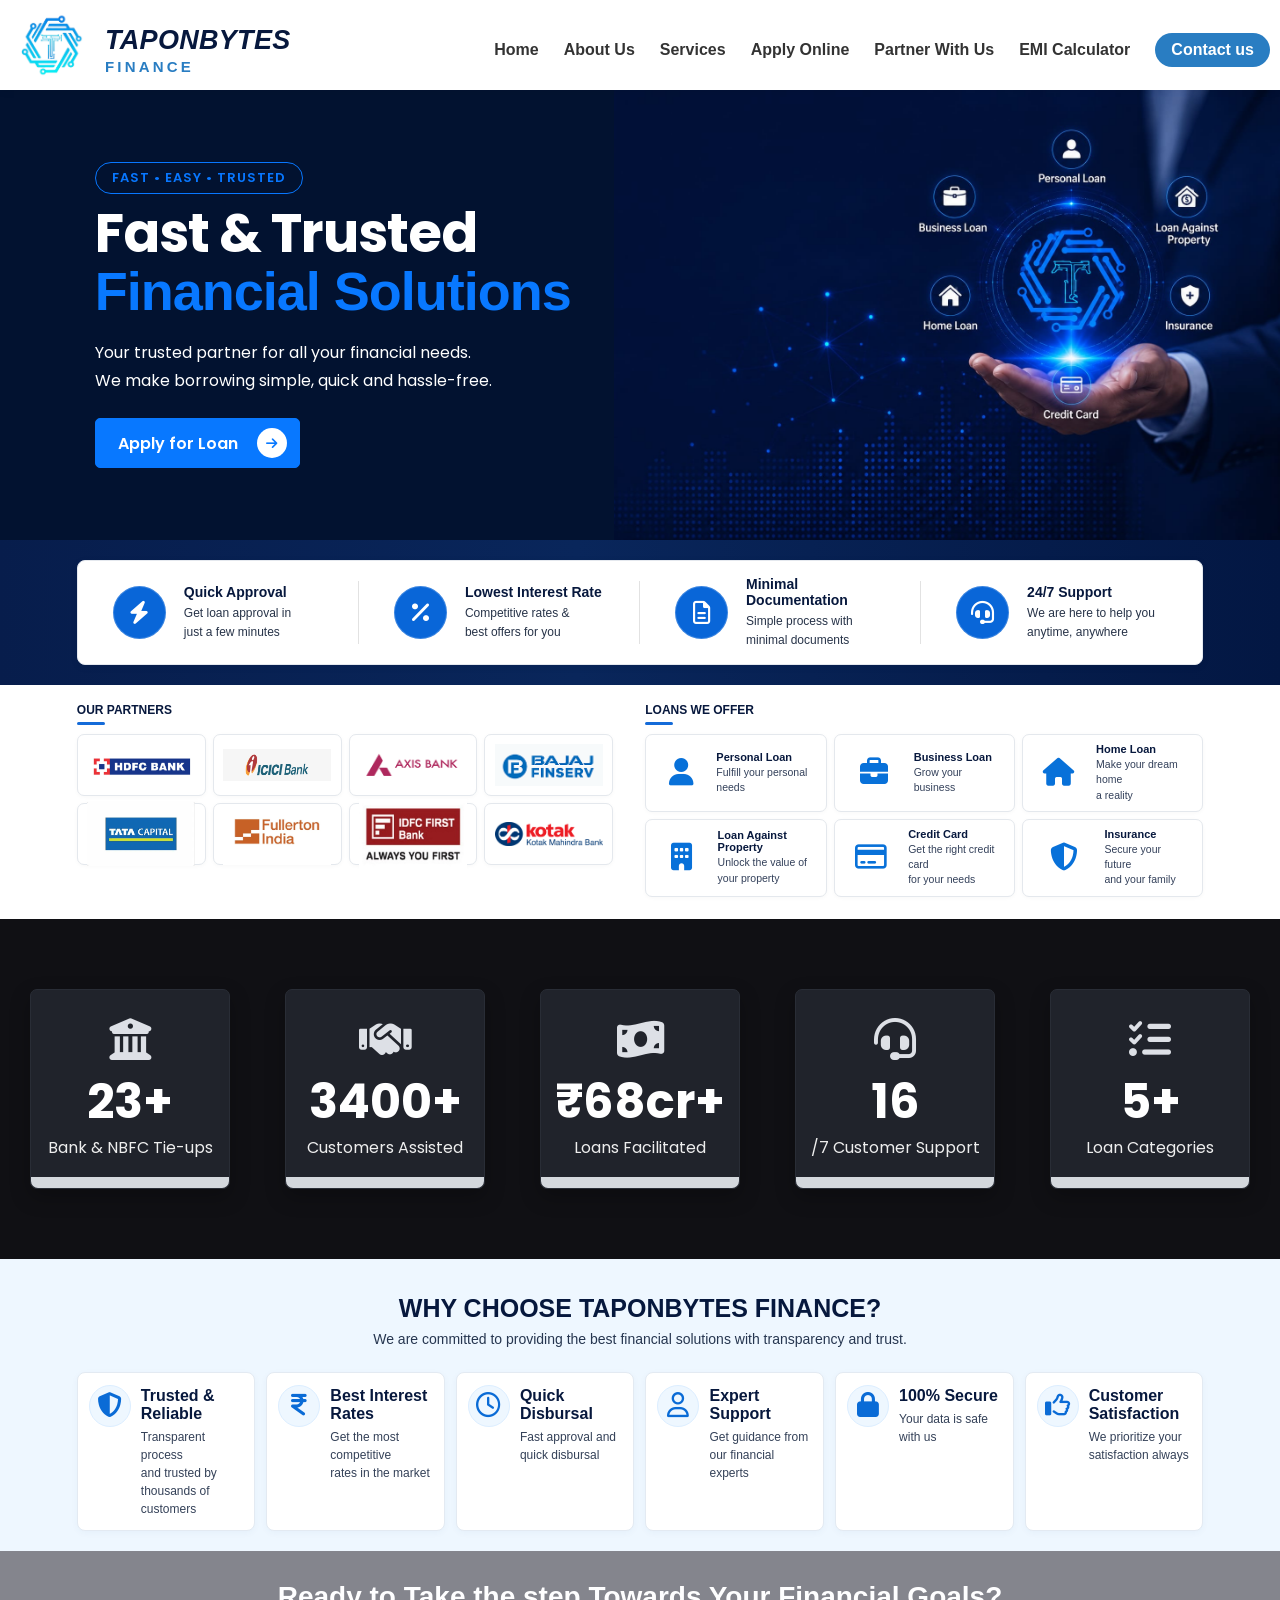
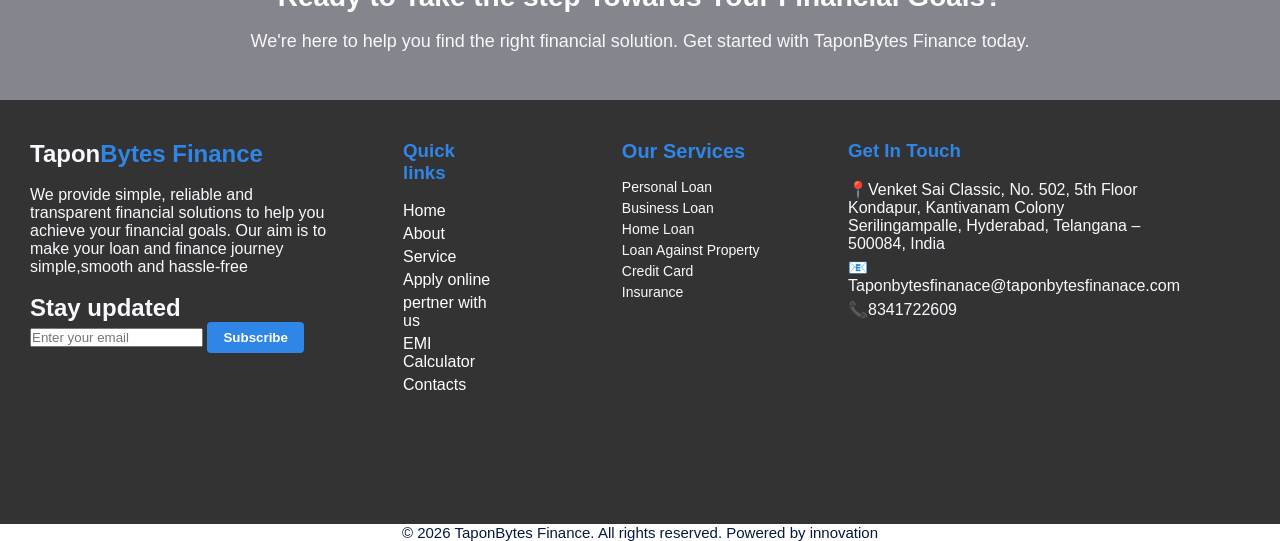
<file: index.html>
<!DOCTYPE html>
<html lang="en">

<head>
    <meta charset="UTF-8">
    <meta name="viewport" content="width=device-width, initial-scale=1.0">

    <title>Tapon Bytes Finance</title>

    <!-- Google Fonts -->
    <link href="https://fonts.googleapis.com/css2?family=Poppins:wght@400;500;600;700&display=swap"
        rel="stylesheet">

    <!-- Font Awesome -->
    <link rel="stylesheet"
        href="https://cdnjs.cloudflare.com/ajax/libs/font-awesome/6.5.0/css/all.min.css">

    <!-- CSS -->
    <link rel="stylesheet" href="style.css">

    <!-- Google Analytics -->
<script async src="https://www.googletagmanager.com/gtag/js?id=G-7WRV8HERHE"></script>
<script>
  window.dataLayer = window.dataLayer || [];
  function gtag(){dataLayer.push(arguments);}
  gtag('js', new Date());

  gtag('config', 'G-7WRV8HERHE');
</script>
</head>

<body>
    <header>
        <div class="nav-bar">
            <!-- LOGO -->
            <div class="logo">
                <img src="image/logo-img.png" alt="Tapon Bytes Finance Logo" class="logo-image">

                <div class="logo-text">
                    <div class="brand-name">
                        <span>TAPON</span><span>BYTES</span>
                    </div>
                    <div class="brand-subtitle">
                        FINANCE
                    </div>
                </div>
            </div>


            <!-- HAMBURGER -->

            <div class="hamburger"
                onclick="toggleMenu()">
               <i class="fa-solid fa-bars"></i>
            </div>


            <!-- NAVIGATION LINKS -->

            <nav class="navbar-links"
                id="navLinks">
                <a class="a-element active"
                    href="#Home">
                    Home
                </a>

                <a class="a-element"
                    href="aboutus.html">
                    About Us
                </a>

                <a class="a-element"
                    href="#Services">
                    Services
                </a>

                <a class="a-element"
                    href="apply.html">
                    Apply Online
                </a>

                <a class="a-element"
                    href="partner.html">
                    Partner With Us
                </a>

                <a class="a-element"
                    href="EMI.html">
                    EMI Calculator
                </a>

                <a class="a-element"
                    href="contact.html">
                    Contact us
                </a>

               
            </nav>
        </div>
    </header>


    <!-- ========================= JAVASCRIPT ========================== -->

    <script>
        function toggleMenu() {
            document
                .getElementById("navLinks")
                .classList
                .toggle("show");
        }

    </script>
</body>
</html>

<!-- ======   HOME / HERO SECTION =============== -->

<section class="home-section" id="Home">
    <div class="home-container">

        <!-- LEFT CONTENT -->
        <div class="home-content">

            <div class="home-heading">
                FAST • EASY • TRUSTED
            </div>

            <h1>
                Fast &amp; Trusted
                <span>Financial Solutions</span>
            </h1>

            <p>
                Your trusted partner for all your financial needs.<br>
                We make borrowing simple, quick and hassle-free.
            </p>

            <div class="home-buttons">

                <a href="apply.html" class="apply-btn">
                    Apply for Loan
                    <span class="arrow-circle">
                        <i class="fa-solid fa-arrow-right"></i>
                    </span>
                </a>

            </div>

        </div>


        <!-- RIGHT IMAGE -->
        <div class="home-image">

            <img src="image/homebg-img.jpg"
                 alt="Financial Solutions"
                 class="hero-image">

        </div>

    </div>

</section>


    <!-- Google Font -->
    <link rel="preconnect" href="https://fonts.googleapis.com">
    <link rel="preconnect" href="https://fonts.gstatic.com" crossorigin>
    <link href="https://fonts.googleapis.com/css2?family=Poppins:wght@400;500;600;700&display=swap" rel="stylesheet">

    <!-- Font Awesome -->
    <link rel="stylesheet"
          href="https://cdnjs.cloudflare.com/ajax/libs/font-awesome/6.5.2/css/all.min.css">

    <link rel="stylesheet" href="style.css">
</head>

<body>

<!-- ================= TOP FEATURES ================= -->

<section class="top-area">

    <div class="feature-container">

        <div class="feature-item">
            <div class="feature-icon">
                <i class="fa-solid fa-bolt"></i>
            </div>

            <div class="feature-text">
                <h4>Quick Approval</h4>
                <p>Get loan approval in<br>just a few minutes</p>
            </div>
        </div>


        <div class="feature-item">
            <div class="feature-icon">
                <i class="fa-solid fa-percent"></i>
            </div>

            <div class="feature-text">
                <h4>Lowest Interest Rate</h4>
                <p>Competitive rates &<br>best offers for you</p>
            </div>
        </div>


        <div class="feature-item">
            <div class="feature-icon">
                <i class="fa-regular fa-file-lines"></i>
            </div>

            <div class="feature-text">
                <h4>Minimal Documentation</h4>
                <p>Simple process with<br>minimal documents</p>
            </div>
        </div>


        <div class="feature-item">
            <div class="feature-icon">
                <i class="fa-solid fa-headset"></i>
            </div>

            <div class="feature-text">
                <h4>24/7 Support</h4>
                <p>We are here to help you<br>anytime, anywhere</p>
            </div>
        </div>

    </div>

</section>


<!-- ================= PARTNERS + LOANS ================= -->

<section class="middle-section">

    <div class="middle-container">

        <!-- OUR PARTNERS -->

        <div class="partners-section" id="Services">


            <div class="section-title">
                <h3>OUR PARTNERS</h3>
                <span></span>
            </div>


            <div class="partners-grid">

                <div class="partner-card hdfc">
                        <img src = "image/hdfc-logo.jpg" alt="HDFC Bank">
                    
                </div>

                <div class="partner-card icici">
                    <img src = "image/icic-logo.png" alt="icic Bank">
                </div>

                <div class="partner-card axis">
                    <img src = "image/axis-logo (2).png" alt="axis Bank">
                </div>

                <div class="partner-card bajaj">
                    <img src = "image/bajaj -logo (2).png" alt="bajaj">
                </div>


                <div class="partner-card tata">
                    <img src = "image/tata-logo.webp" alt="tata">
                </div>

                <div class="partner-card fullerton">
                    <img src = "image/fullerton-logo.webp" alt="fullerton">

                </div>

                <div class="partner-card idfc">
                    <img src = "image/idfc-logo (2).jpg" alt="idfc Bank">
                </div>

                <div class="partner-card kotak">
                    <img src = "image/kotak-logo.png" alt="kotak Bank">
                </div>

            </div>

           
        </div>


        <!-- LOANS -->

        <div class="loans-section">

            <div class="section-title">
                <h3>LOANS WE OFFER</h3>
                <span></span>
            </div>


            <div class="loans-grid">

                <div class="loan-card">
                    <div class="loan-icon">
                        <i class="fa-solid fa-user"></i>
                    </div>

                    <div>
                        <h4>Personal Loan</h4>
                        <p>Fulfill your personal needs</p>
                    </div>
                </div>


                <div class="loan-card">
                    <div class="loan-icon">
                        <i class="fa-solid fa-briefcase"></i>
                    </div>

                    <div>
                        <h4>Business Loan</h4>
                        <p>Grow your business</p>
                    </div>
                </div>


                <div class="loan-card">
                    <div class="loan-icon">
                        <i class="fa-solid fa-house"></i>
                    </div>

                    <div>
                        <h4>Home Loan</h4>
                        <p>Make your dream home<br>a reality</p>
                    </div>
                </div>


                <div class="loan-card">
                    <div class="loan-icon">
                        <i class="fa-solid fa-building"></i>
                    </div>

                    <div>
                        <h4>Loan Against Property</h4>
                        <p>Unlock the value of<br>your property</p>
                    </div>
                </div>


                <div class="loan-card">
                    <div class="loan-icon">
                        <i class="fa-regular fa-credit-card"></i>
                    </div>

                    <div>
                        <h4>Credit Card</h4>
                        <p>Get the right credit card<br>for your needs</p>
                    </div>
                </div>


                <div class="loan-card">
                    <div class="loan-icon">
                        <i class="fa-solid fa-shield-halved"></i>
                    </div>

                    <div>
                        <h4>Insurance</h4>
                        <p>Secure your future<br>and your family</p>
                    </div>
                </div>

            </div>

        </div>

    </div>

</section>

<!--Responsive counter section-->

<!-- ================= COUNTER SECTION ================= -->

<section class="stats-section">

    <div class="stat-box">
        <div class="stat-icon">
            <i class="fa-solid fa-building-columns"></i>
        </div>

        <div class="stat-number"
             data-target="35"
             data-suffix="+">
            0
        </div>

        <div class="stat-label">
            Bank &amp; NBFC Tie-ups
        </div>
    </div>


    <div class="stat-box">
        <div class="stat-icon">
            <i class="fa-solid fa-handshake"></i>
        </div>

        <div class="stat-number"
             data-target="5000"
             data-suffix="+">
            0
        </div>

        <div class="stat-label">
            Customers Assisted
        </div>
    </div>


    <div class="stat-box">
        <div class="stat-icon">
            <i class="fa-solid fa-money-bill-wave"></i>
        </div>

        <div class="stat-number"
             data-target="100"
             data-prefix="₹"
             data-suffix="cr+">
            0
        </div>

        <div class="stat-label">
            Loans Facilitated
        </div>
    </div>


    <div class="stat-box">
        <div class="stat-icon">
            <i class="fa-solid fa-headset"></i>
        </div>

        <div class="stat-number"
             data-target="24">
            0
        </div>

        <div class="stat-label">
            /7 Customer Support
        </div>
    </div>


    <div class="stat-box">
        <div class="stat-icon">
            <i class="fa-solid fa-list-check"></i>
        </div>

        <div class="stat-number"
             data-target="8"
             data-suffix="+">
            0
        </div>

        <div class="stat-label">
            Loan Categories
        </div>
    </div>

</section>


<!-- ================= COUNTER SCRIPT ================= -->

<script>

const counters = document.querySelectorAll(".stat-number");

const animateCounters = () => {

    counters.forEach(counter => {

        const target = Number(
            counter.getAttribute("data-target")
        );

        const prefix =
            counter.getAttribute("data-prefix") || "";

        const suffix =
            counter.getAttribute("data-suffix") || "";

        let count = 0;

        const duration = 2000;
        const steps = 100;

        const increment = target / steps;
        const delay = duration / steps;

        const updateCount = () => {

            count += increment;

            if (count < target) {

                counter.innerText =
                    prefix +
                    Math.floor(count) +
                    suffix;

                setTimeout(updateCount, delay);

            } else {

                counter.innerText =
                    prefix +
                    target +
                    suffix;
            }
        };

        updateCount();

    });

};

animateCounters();

</script>


<!-- ================= WHY CHOOSE US ================= -->

<section class="why-section">

    <div class="why-container">

        <div class="why-heading">

            <h2>WHY CHOOSE TAPONBYTES FINANCE?</h2>

            <p>
                We are committed to providing the best financial solutions
                with transparency and trust.
            </p>

        </div>


        <div class="benefits-grid">

            <div class="benefit-card">

                <div class="benefit-icon">
                    <i class="fa-solid fa-shield-halved"></i>
                </div>

                <div>
                    <h4>Trusted & Reliable</h4>
                    <p>
                        Transparent process<br>
                        and trusted by<br>
                        thousands of customers
                    </p>
                </div>

            </div>


            <div class="benefit-card">

                <div class="benefit-icon">
                    <i class="fa-solid fa-indian-rupee-sign"></i>
                </div>

                <div>
                    <h4>Best Interest Rates</h4>
                    <p>
                        Get the most competitive<br>
                        rates in the market
                    </p>
                </div>

            </div>


            <div class="benefit-card">

                <div class="benefit-icon">
                    <i class="fa-regular fa-clock"></i>
                </div>

                <div>
                    <h4>Quick Disbursal</h4>
                    <p>
                        Fast approval and<br>
                        quick disbursal
                    </p>
                </div>

            </div>


            <div class="benefit-card">

                <div class="benefit-icon">
                    <i class="fa-regular fa-user"></i>
                </div>

                <div>
                    <h4>Expert Support</h4>
                    <p>
                        Get guidance from<br>
                        our financial experts
                    </p>
                </div>

            </div>


            <div class="benefit-card">

                <div class="benefit-icon">
                    <i class="fa-solid fa-lock"></i>
                </div>

                <div>
                    <h4>100% Secure</h4>
                    <p>
                        Your data is safe<br>
                        with us
                    </p>
                </div>

            </div>


            <div class="benefit-card">

                <div class="benefit-icon">
                    <i class="fa-regular fa-thumbs-up"></i>
                </div>

                <div>
                    <h4>Customer Satisfaction</h4>
                    <p>
                        We prioritize your<br>
                        satisfaction always
                    </p>
                </div>

            </div>

        </div>

    </div>

</section>


<!-- ================= WHATSAPP ================= -->


<!-- Ready to start your project-->

<div class="Ready-to-start">
    <h2>Ready to Take the step Towards Your Financial Goals?</h2><br>
    <p>We're here to help you find the right financial solution. Get started with TaponBytes Finance today.</p><br>
  </div>
  
  <!--Footer-->
  <div class="Footer-container">
    <div class="Footer">
      <div class="Footer-heading Footer-1">
        <h2>Tapon<span>Bytes Finance</span></h2><br>
        <p>We provide simple, reliable and transparent financial solutions to help you achieve your financial goals. Our aim is to make your loan and finance journey simple,smooth and hassle-free</p><br>
  
        <div class="subscribe-container">
          <h2>Stay updated</h2>
          <form action="https://formsubmit.co/nfct.tap@gmail.com" method="POST" class="subscribe-form">
            <input type="email"  name="email" placeholder="Enter your email" required>
            
            <button class="subscribe-btn" type="submit">Subscribe</button>
  
            <!-- Hidden settings -->
            <input type="hidden" name="_next" value="https://www.taponbytes.com/thankyou.html">
            <input type="hidden" name="_captcha" value="false">
            <input type="hidden" name="_subject" value="🔔New Subscriber Alert">
          </form>
        </div>
      </div>
  
  
  <!--Quick links-->
  <div class="Footer-heading Footer-2">
    <h3>Quick links</h3><br>
    <ul>
      <li><a href=#Home>Home</a></li>
      <li><a href=aboutus.html>About</a></li>
      <li><a href=services>Service</a></li>
      <li><a href=Apply.html online>Apply online</a></li>
      <li><a href=partner.html with us>pertner with us</a></li>
      <li><a href=EMI.html calculator>EMI Calculator</a></li>
      <li><a href=contact.html>Contacts</a></li>
    </ul>
  </div>
  
  
  <div class="Footer-heading Footer-3">
    <h3>Our Services</h3><br>
    <ul>
      <li>Personal Loan</li>
      <li>Business Loan</li>
      <li>Home Loan</li>
      <li>Loan Against Property</li>
      <li>Credit Card</li>
      <li>Insurance</li>
    </ul>
  </div>
  
  
  <div class="Footer-heading Footer-4">
    <h3>Get In Touch</h3><br>
    <ul>
      <li>📍Venket Sai Classic, No. 502, 5th Floor Kondapur, Kantivanam Colony Serilingampalle, Hyderabad, Telangana – 500084, India</li>
      <li>📧 Taponbytesfinanace@taponbytesfinanace.com</li>
      <li>📞8341722609</li>
  
    </ul>
  </div>
  
  </div>
  </div>
  
  <div class="Footer-bottom">
    <p>© 2026 TaponBytes Finance. All rights reserved. Powered by innovation </p>
  </div>
    
    <script>
      const menu = document.querySelector('.navbar-links');
      const links = document.querySelectorAll('.a-element');
      const toggleBtn = document.querySelector('.hamburger'); // your hamburger button
    
      links.forEach(link => {
        link.addEventListener('click', () => {
         menu.classList.remove('show') //update hamburger icon
        });
      });
    </script>
</file>
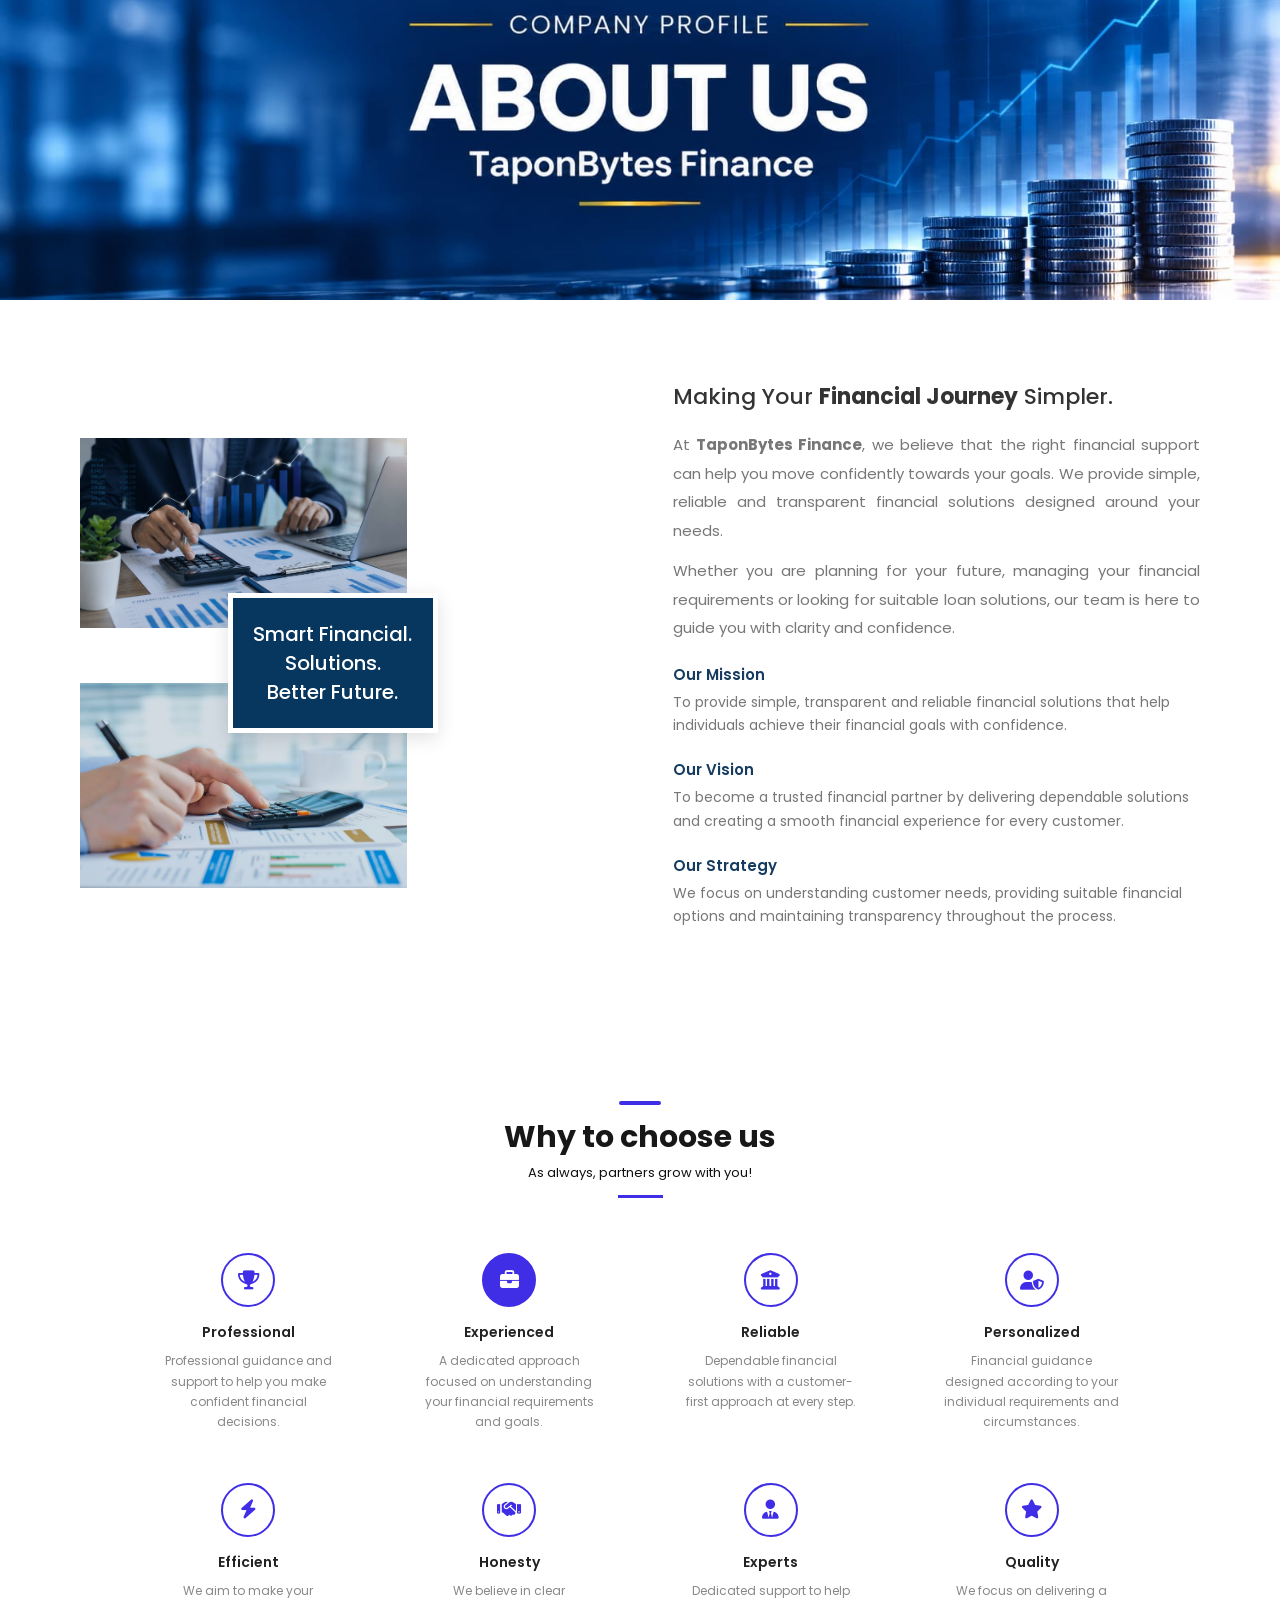
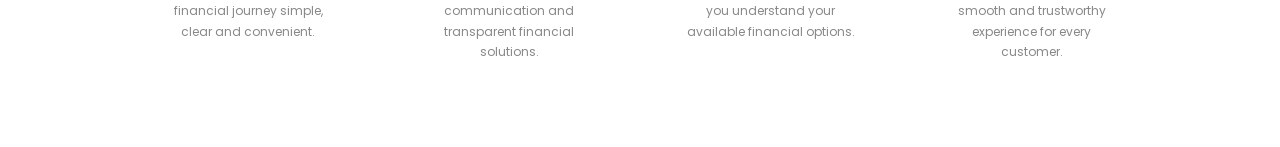
<file: aboutus.html>
<!DOCTYPE html>
<html lang="en">

<head>
    <meta charset="UTF-8">
    <meta name="viewport" content="width=device-width, initial-scale=1.0">

    <title>About Us | TaponBytes Finance</title>

     <!-- Google Analytics -->
<script async src="https://www.googletagmanager.com/gtag/js?id=G-7WRV8HERHE"></script>
<script>
  window.dataLayer = window.dataLayer || [];
  function gtag(){dataLayer.push(arguments);}
  gtag('js', new Date());

  gtag('config', 'G-7WRV8HERHE');
</script>

    <!-- Google Font -->
    <link rel="preconnect" href="https://fonts.googleapis.com">
    <link rel="preconnect" href="https://fonts.gstatic.com" crossorigin>

    <link href="https://fonts.googleapis.com/css2?family=Poppins:wght@400;500;600;700&display=swap"
        rel="stylesheet">

    <!-- Font Awesome -->
    <link rel="stylesheet"
        href="https://cdnjs.cloudflare.com/ajax/libs/font-awesome/6.5.2/css/all.min.css">

    <style>
        /* =====================================================
   GLOBAL STYLES
===================================================== */

* {
    margin: 0;
    padding: 0;
    box-sizing: border-box;
}

html {
    scroll-behavior: smooth;
}

body {
    font-family: "Poppins", sans-serif;
    background: #ffffff;
    color: #222222;
}

img {
    width: 100%;
    display: block;
}

a {
    text-decoration: none;
}


/* =====================================================
   ABOUT HERO
===================================================== */

.about-hero {
    height: 300px;
    position: relative;
    display: flex;
    align-items: center;
    justify-content: center;
    overflow: hidden;
    background-image: url("image/aboutus-logo.jpg");
    background-position:center;
    background-size: cover;
    background-repeat: no-repeat;
  
}





/* Hero text */

.hero-content {
    position: relative;

    z-index: 2;

    text-align: center;

    color: #ffffff;
}


.hero-content span {
    display: block;

    font-size: 13px;

    font-weight: 500;

    letter-spacing: 1px;

    margin-bottom: 5px;
}


.hero-content h1 {
    font-size: 38px;

    font-weight: 700;

    letter-spacing: 1px;
}


/* =====================================================
   ABOUT SECTION
===================================================== */

.about-section {
    padding: 70px 20px;

    background: #ffffff;
}


.about-container {
    max-width: 1120px;

    margin: 0 auto;

    display: grid;

    grid-template-columns: 1fr 1fr;

    gap: 65px;

    align-items: center;
}


/* =====================================================
   IMAGE AREA
===================================================== */

.about-images {
    position: relative;

    width: 100%;

    min-height: 450px;
}


/* Images */

.image-box {
    position: absolute;

    overflow: hidden;
}


.image-box img {
    width: 100%;
    height: 100%;

    object-fit: cover;
}


/* Top image */

.image-one {
    width: 62%;

    height: 190px;

    left: 0;
    top: 0;
}


/* Bottom image */

.image-two {
    width: 62%;

    height: 205px;

    left: 0;
    bottom: 0;
}


/* Image overlay */

.image-one::after,
.image-two::after {
    content: "";

    position: absolute;

    inset: 0;

    background: rgba(6, 53, 95, 0.18);
}


/* =====================================================
   CENTER BLUE BOX
===================================================== */

.today-box {
    position: absolute;

    width: 210px;
    height: 140px;

    left: 28%;
    top: 155px;

    display: flex;

    flex-direction: column;

    justify-content: center;

    align-items: center;

    background: #07375f;

    border: 5px solid #ffffff;

    color: #ffffff;

    box-shadow: 0 5px 18px rgba(0, 0, 0, 0.12);

    z-index: 3;
}


.today-box h3 {
    font-size: 20px;

    line-height: 1.45;

    font-weight: 500;
}


/* =====================================================
   ABOUT CONTENT
===================================================== */

.about-content {
    padding: 10px 0;
}


.about-content > h2 {
    color: #333333;

    font-size: 22px;

    font-weight: 500;

    margin-bottom: 18px;
}


.about-content > h2 strong {
    font-weight: 700;
}


.about-content > p {
    color: #777777;

    font-size: 15px;

    line-height: 1.9;

    margin-bottom: 12px;

    text-align: justify;
}


/* =====================================================
   MISSION / VISION / STRATEGY
===================================================== */

.about-point {
    margin-top: 20px;

    margin-bottom: 17px;
}


.about-point h3 {
    color: #153c60;

    font-size: 15px;

    font-weight: 600;

    margin-bottom: 5px;
}


.about-point p {
    color: #777777;

    font-size: 14px;

    line-height: 1.7;
}


/* =====================================================
   WHY CHOOSE US
===================================================== */

.why-section {
    padding: 75px 20px 85px;

    background: #ffffff;
}


/* Heading */

.section-heading {
    text-align: center;

    margin-bottom: 55px;
}


.heading-line {
    width: 42px;
    height: 4px;

    background: #402de6;

    margin: 0 auto 10px;

    border-radius: 3px;
}


.section-heading h2 {
    font-size: 30px;

    color: #171717;

    font-weight: 700;
}


.section-heading p {
    font-size: 13px;

    color: #0f0f0f;

    margin-top: 3px;
}


.heading-bottom {
    width: 45px;
    height: 3px;

    background: #402de6;


    margin: 12px auto 0;
}


/* =====================================================
   FEATURE GRID
===================================================== */

.features-container {
    max-width: 1000px;

    margin: 0 auto;

    display: grid;

    grid-template-columns: repeat(4, 1fr);

    column-gap: 45px;

    row-gap: 50px;
}


/* Feature */

.feature-card {
    text-align: center;
}


/* Icon */

.feature-icon {
    width: 54px;
    height: 54px;

    margin: 0 auto 15px;

    border-radius: 50%;

    border: 2px solid #402de6;


    color: #402de6;

    display: flex;

    justify-content: center;

    align-items: center;

    font-size: 19px;

    background: #ffffff;

    transition: all 0.3s ease;
}


/* Active icon */

.feature-card.active .feature-icon {
    background: #402de6;


    color: #ffffff;
}


/* Hover */

.feature-card:hover .feature-icon {
    background:#402de6;


    color: #ffffff;

    transform: translateY(-4px);
}


/* Feature title */

.feature-card h3 {
    font-size: 14px;

    color: #222222;

    font-weight: 600;

    margin-bottom: 8px;
}


/* Feature text */

.feature-card p {
    font-size: 12px;

    color: #888888;

    line-height: 1.7;

    max-width: 180px;

    margin: 0 auto;
}


/* =====================================================
   TABLET VIEW
===================================================== */

@media (max-width: 991px) {

    /* Hero */

    .about-hero {
        height: 280px;
    }


    .hero-content h1 {
        font-size: 34px;
    }


    /* About */

    .about-container {
        grid-template-columns: 1fr 1fr;

        gap: 35px;
    }


    .about-images {
        min-height: 400px;
    }


    .today-box {
        width: 185px;

        height: 125px;

        left: 25%;

        top: 140px;
    }


    .today-box h3 {
        font-size: 18px;
    }


    .about-content > h2 {
        font-size: 25px;
    }


    .about-content > p {
        font-size: 15px;
    }


    /* Features */

    .features-container {
        grid-template-columns: repeat(2, 1fr);

        column-gap: 70px;

        row-gap: 45px;

        max-width: 650px;
    }


    .feature-card p {
        max-width: 230px;

        font-size: 10px;
    }

}


/* =====================================================
   MOBILE VIEW
===================================================== */

@media (max-width: 767px) {


    /* Hero */

    .about-hero {
        height: 230px;
    }


    .hero-content span {
        font-size: 10px;
    }


    .hero-content h1 {
        font-size: 30px;

        margin-top: 4px;
    }



    /* About section */

    .about-section {
        padding: 50px 18px;
    }


    .about-container {
        grid-template-columns: 1fr;

        gap: 45px;
    }



    /* Images */

    .about-images {
        min-height: 360px;

        max-width: 480px;

        margin: 0 auto;
    }


    .image-one {
        width: 65%;

        height: 155px;
    }


    .image-two {
        width: 65%;

        height: 165px;
    }


    .today-box {
        width: 180px;

        height: 120px;

        left: 28%;

        top: 125px;
    }


    .today-box h3 {
        font-size: 17px;
    }



    /* About text */

    .about-content {
        text-align: left;
    }


    .about-content > h2 {
        font-size: 21px;
    }


    .about-content > p {
        font-size: 15px;

        line-height: 1.8;

        text-align:justify;
    }


    .about-point h3 {
        font-size: 15px;
    }


    .about-point p {
        font-size: 12px;
    }



    /* Why section */

    .why-section {
        padding: 55px 18px 65px;
    }


    .section-heading {
        margin-bottom: 40px;
    }


    .section-heading h2 {
        font-size: 25px;
    }


    /* Features */

    .features-container {
        grid-template-columns: repeat(2, 1fr);

        gap: 40px 20px;
    }


    .feature-icon {
        width: 50px;

        height: 50px;

        font-size: 17px;
    }


    .feature-card h3 {
        font-size: 14px;
    }


    .feature-card p {
        font-size: 10px;

        line-height: 1.6;
    }

}


/* =====================================================
   SMALL MOBILE
===================================================== */

@media (max-width: 420px) {


    /* Hero */

    .about-hero {
        height: 210px;
    }


    .hero-content span {
        font-size: 9px;
    }


    .hero-content h1 {
        font-size: 26px;
    }



    /* Images */

    .about-images {
        min-height: 320px;
    }


    .image-one {
        height: 135px;
    }


    .image-two {
        height: 145px;
    }


    .today-box {
        width: 155px;

        height: 105px;

        top: 108px;

        left: 26%;
    }


    .today-box h3 {
        font-size: 15px;
    }



    /* Features */

    .features-container {
        gap: 35px 12px;
    }


    .feature-icon {
        width: 46px;

        height: 46px;

        font-size: 15px;
    }


    .feature-card p {
        font-size: 11px;
    }

}
    </style>
</head>

<body>


    <!-- =====================================================
         ABOUT US HERO
    ====================================================== -->

    <section class="about-hero"> </section>



    <!-- =====================================================
         ABOUT SECTION
    ====================================================== -->

    <section class="about-section">
        <div class="about-container">

            <!-- LEFT IMAGE AREA -->

            <div class="about-images">
                <div class="image-box image-one">
                    <img src="image/about img1.jpg"
                        alt="TaponBytes Finance Team">
                </div>


                <div class="image-box image-two">

                    <img src="image/about img2.jpg"
                        alt="Financial Discussion">

                </div>


                <!-- CENTER BOX -->

                <div class="today-box">

                    <h3>Smart Financial.</h3>
                    <h3>Solutions.</h3>
                    <h3>Better Future.</h3>

                </div>

            </div>



            <!-- RIGHT CONTENT -->

            <div class="about-content">

                <h2>
                    Making Your <strong>Financial Journey</strong> Simpler.
                </h2>


                <p>
                    At <strong>TaponBytes Finance</strong>, we believe that the right
                    financial support can help you move confidently towards your goals.
                    We provide simple, reliable and transparent financial solutions
                    designed around your needs.
                </p>


                <p>
                    Whether you are planning for your future, managing your financial
                    requirements or looking for suitable loan solutions, our team is
                    here to guide you with clarity and confidence.
                </p>



                <!-- MISSION -->

                <div class="about-point">
                    <h3>Our Mission</h3>
                    <p>
                        To provide simple, transparent and reliable financial solutions
                        that help individuals achieve their financial goals with confidence.
                    </p>
                </div>



                <!-- VISION -->

                <div class="about-point">

                    <h3>Our Vision</h3>

                    <p>
                        To become a trusted financial partner by delivering dependable
                        solutions and creating a smooth financial experience for every customer.
                    </p>

                </div>



                <!-- STRATEGY -->

                <div class="about-point">

                    <h3>Our Strategy</h3>

                    <p>
                        We focus on understanding customer needs, providing suitable
                        financial options and maintaining transparency throughout the process.
                    </p>

                </div>

            </div>

        </div>

    </section>



    <!-- =====================================================
         WHY CHOOSE US
    ====================================================== -->

    <section class="why-section">


        <!-- SECTION TITLE -->

        <div class="section-heading">

            <div class="heading-line"></div>

            <h2>Why to choose us</h2>

            <p>As always, partners grow with you!</p>

            <div class="heading-bottom"></div>

        </div>



        <!-- FEATURES -->

        <div class="features-container">


            <!-- 1. PROFESSIONAL -->

            <div class="feature-card">

                <div class="feature-icon">

                    <i class="fa-solid fa-trophy"></i>

                </div>

                <h3>Professional</h3>

                <p>
                    Professional guidance and support to help you make
                    confident financial decisions.
                </p>

            </div>



            <!-- 2. EXPERIENCED -->

            <div class="feature-card active">

                <div class="feature-icon">

                    <i class="fa-solid fa-briefcase"></i>

                </div>

                <h3>Experienced</h3>

                <p>
                    A dedicated approach focused on understanding your
                    financial requirements and goals.
                </p>

            </div>



            <!-- 3. RELIABLE -->

            <div class="feature-card">

                <div class="feature-icon">

                    <i class="fa-solid fa-building-columns"></i>

                </div>

                <h3>Reliable</h3>

                <p>
                    Dependable financial solutions with a
                    customer-first approach at every step.
                </p>

            </div>



            <!-- 4. PERSONALIZED -->

            <div class="feature-card">

                <div class="feature-icon">

                    <i class="fa-solid fa-user-shield"></i>

                </div>

                <h3>Personalized</h3>

                <p>
                    Financial guidance designed according to your
                    individual requirements and circumstances.
                </p>

            </div>



            <!-- 5. EFFICIENT -->

            <div class="feature-card">

                <div class="feature-icon">

                    <i class="fa-solid fa-bolt"></i>

                </div>

                <h3>Efficient</h3>

                <p>
                    We aim to make your financial journey simple,
                    clear and convenient.
                </p>

            </div>



            <!-- 6. HONESTY -->

            <div class="feature-card">

                <div class="feature-icon">

                    <i class="fa-solid fa-handshake"></i>

                </div>

                <h3>Honesty</h3>

                <p>
                    We believe in clear communication and transparent
                    financial solutions.
                </p>

            </div>



            <!-- 7. EXPERTS -->

            <div class="feature-card">

                <div class="feature-icon">

                    <i class="fa-solid fa-user-tie"></i>

                </div>

                <h3>Experts</h3>

                <p>
                    Dedicated support to help you understand your
                    available financial options.
                </p>

            </div>



            <!-- 8. QUALITY -->

            <div class="feature-card">

                <div class="feature-icon">

                    <i class="fa-solid fa-star"></i>

                </div>

                <h3>Quality</h3>

                <p>
                    We focus on delivering a smooth and trustworthy
                    experience for every customer.
                </p>

            </div>

        </div>

    </section>


</body>

</html>
</file>
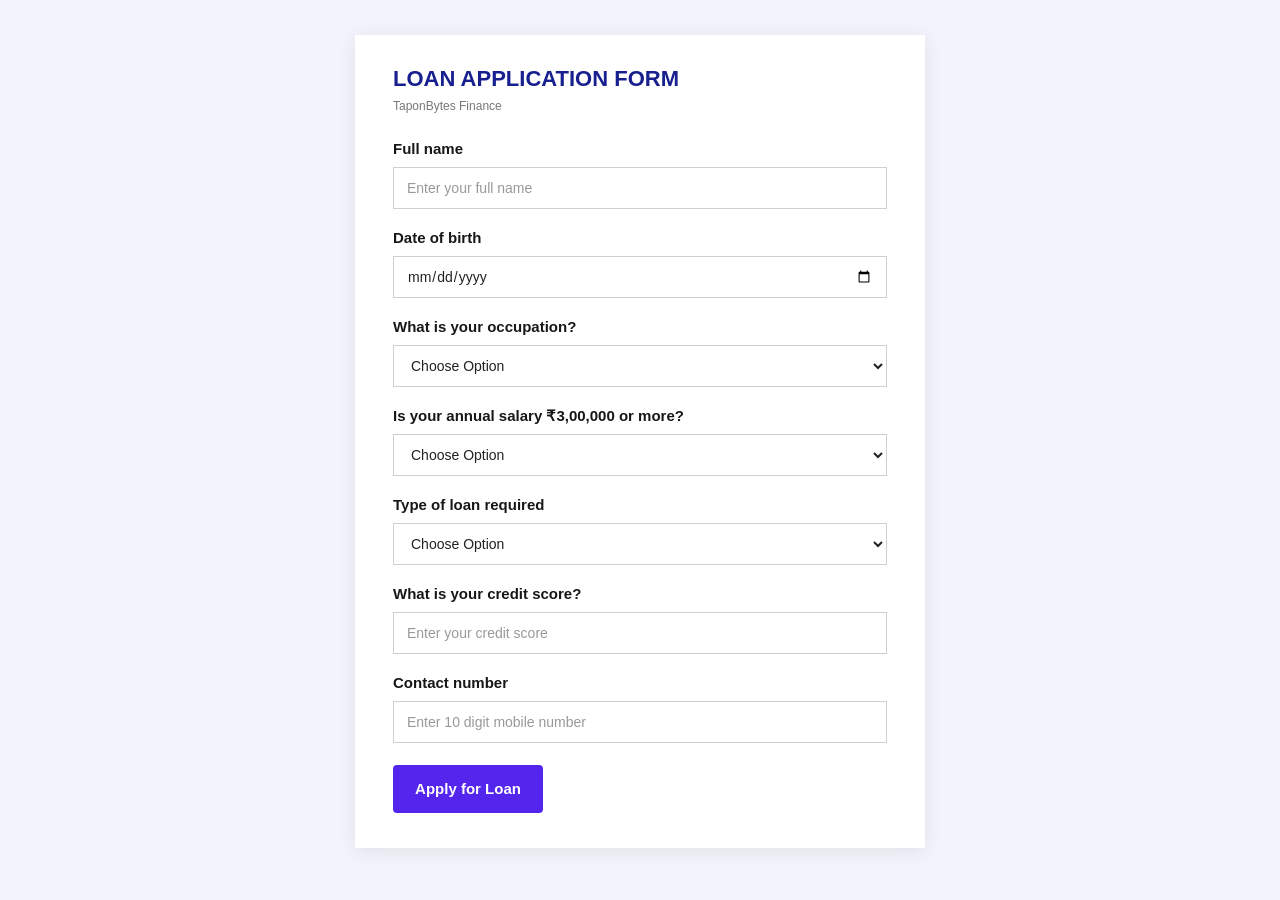
<file: apply.html>
<!DOCTYPE html>
<html lang="en">

<head>
    <meta charset="UTF-8">
    <meta name="viewport" content="width=device-width, initial-scale=1.0">

    <title>Loan Application | TaponBytes Finance</title>

     <!-- Google Analytics -->
<script async src="https://www.googletagmanager.com/gtag/js?id=G-7WRV8HERHE"></script>
<script>
  window.dataLayer = window.dataLayer || [];
  function gtag(){dataLayer.push(arguments);}
  gtag('js', new Date());

  gtag('config', 'G-7WRV8HERHE');
</script>

    <style>
        /* =====================================================
           RESET
        ===================================================== */

        * {
            margin: 0;
            padding: 0;
            box-sizing: border-box;
        }


        /* =====================================================
           BODY
        ===================================================== */

        body {
            font-family: Arial, Helvetica, sans-serif;
            background: #f3f3fb;
            color: #171717;
        }


        /* =====================================================
           PAGE
        ===================================================== */

        .loan-page {
            min-height: 100vh;
            width: 100%;

            display: flex;
            justify-content: center;
            align-items: flex-start;

            padding: 35px 20px;
        }


        /* =====================================================
           FORM CARD
        ===================================================== */

        .loan-card {
            width: 100%;
            max-width: 570px;

            background: #ffffff;

            padding: 30px 38px 35px;

            box-shadow:
                0 3px 18px rgba(0, 0, 0, 0.08);
        }


        /* =====================================================
           HEADER
        ===================================================== */

        .form-header {
            margin-bottom: 25px;
        }


        .form-header h1 {
            color: #18208f;

            font-size: 22px;
            font-weight: 700;

            line-height: 1.3;

            margin-bottom: 5px;
        }


        .form-header p {
            color: #777777;

            font-size: 12px;
        }


        /* =====================================================
           FORM GROUP
        ===================================================== */

        .form-group {
            width: 100%;
            margin-bottom: 18px;
        }


        /* =====================================================
           LABEL
        ===================================================== */

        .form-group label {
            display: block;

            color: #171717;

            font-size: 15px;
            font-weight: 600;

            line-height: 1.4;

            margin-bottom: 8px;
        }


        /* =====================================================
           INPUT + SELECT
        ===================================================== */

        .form-group input,
        .form-group select {
            width: 100%;
            height: 42px;

            padding: 0 13px;

            border: 1px solid #cbd0d2;
            border-radius: 0;

            background: #ffffff;

            color: #222222;

            font-family: inherit;
            font-size: 14px;

            outline: none;

            transition:
                border-color 0.2s ease,
                box-shadow 0.2s ease;
        }


        /* =====================================================
           PLACEHOLDER
        ===================================================== */

        .form-group input::placeholder {
            color: #999999;
        }


        /* =====================================================
           FOCUS
        ===================================================== */

        .form-group input:focus,
        .form-group select:focus {
            border-color: #188f70;

            box-shadow:
                0 0 0 2px rgba(24, 143, 112, 0.08);
        }


        /* =====================================================
           SELECT
        ===================================================== */

        .form-group select {
            cursor: pointer;
        }


        /* =====================================================
           HELP TEXT
        ===================================================== */

        .help-text {
            display: block;

            margin-top: 5px;

            color: #888888;

            font-size: 11px;

            line-height: 1.4;
        }


        /* =====================================================
           SUBMIT BUTTON
        ===================================================== */

        .submit-button {
            width: 150px;
            height: 48px;

            margin-top: 4px;

            border: none;
            border-radius: 4px;

            background: #5425ed;
            color: #ffffff;

            font-family: inherit;

            font-size: 15px;
            font-weight: 600;

            cursor: pointer;

            transition:
                background 0.2s ease,
                transform 0.2s ease;
        }


        .submit-button:hover {
            background: #4018c9;

            transform: translateY(-1px);
        }


        .submit-button:active {
            transform: translateY(0);
        }


        /* =====================================================
           FORM NOTE
        ===================================================== */

        .form-note {
            margin-top: 17px;

            color: #888888;

            font-size: 10px;

            line-height: 1.6;
        }


        /* =====================================================
           TABLET
        ===================================================== */

        @media (max-width: 991px) {

            .loan-page {
                padding: 30px 20px;
            }

            .loan-card {
                max-width: 620px;

                padding: 30px 35px 35px;
            }

            .form-header h1 {
                font-size: 21px;
            }
        }


        /* =====================================================
           MOBILE
        ===================================================== */

        @media (max-width: 767px) {

            .loan-page {
                padding: 20px 14px;
            }

            .loan-card {
                max-width: 100%;

                padding: 25px 22px 30px;
            }

            .form-header {
                margin-bottom: 22px;
            }

            .form-header h1 {
                font-size: 19px;
            }

            .form-header p {
                font-size: 11px;
            }

            .form-group {
                margin-bottom: 16px;
            }

            .form-group label {
                font-size: 14px;

                margin-bottom: 7px;
            }

            .form-group input,
            .form-group select {
                height: 43px;

                font-size: 14px;

                padding: 0 12px;
            }

            .submit-button {
                width: 100%;

                height: 47px;

                font-size: 14px;
            }
        }


        /* =====================================================
           SMALL MOBILE
        ===================================================== */

        @media (max-width: 420px) {

            .loan-page {
                padding: 12px 9px;
            }

            .loan-card {
                padding: 22px 17px 27px;
            }

            .form-header h1 {
                font-size: 18px;
            }

            .form-group label {
                font-size: 13px;
            }

            .form-group input,
            .form-group select {
                height: 42px;

                font-size: 13px;
            }

            .help-text {
                font-size: 10px;
            }

            .form-note {
                font-size: 9px;
            }
        }
    </style>
</head>


<body>

    <main class="loan-page">

        <div class="loan-card">

            <!-- =========================
                 FORM HEADER
            ========================== -->

            <div class="form-header">

                <h1>LOAN APPLICATION FORM</h1>

                <p>
                    TaponBytes Finance
                </p>

            </div>


            <!-- =========================
                 FORMSPREE FORM
            ========================== -->

            <form
                action="https://formspree.io/f/xljrvavz"
                method="POST"
            >

                <!-- Email subject -->
                <input
                    type="hidden"
                    name="_subject"
                    value="New Loan Application - TaponBytes Finance"
                >


                <!-- =========================
                     FULL NAME
                ========================== -->

                <div class="form-group">

                    <label for="fullName">
                        Full name
                    </label>

                    <input
                        type="text"
                        id="fullName"
                        name="full_name"
                        placeholder="Enter your full name"
                        autocomplete="name"
                        required
                    >

                </div>


                <!-- =========================
                     DATE OF BIRTH
                ========================== -->

                <div class="form-group">

                    <label for="dob">
                        Date of birth
                    </label>

                    <input
                        type="date"
                        id="dob"
                        name="date_of_birth"
                        required
                    >

                </div>


                <!-- =========================
                     OCCUPATION
                ========================== -->

                <div class="form-group">

                    <label for="occupation">
                        What is your occupation?
                    </label>

                    <select
                        id="occupation"
                        name="occupation"
                        required
                    >

                        <option value="">
                            Choose Option
                        </option>

                        <option value="Self Employed">
                            Self Employed
                        </option>

                        <option value="Employed">
                            Employed
                        </option>

                        <option value="Business">
                            Business
                        </option>

                    </select>

                </div>


                <!-- =========================
                     SALARY
                ========================== -->

                <div class="form-group">

                    <label for="salary">
                        Is your annual salary ₹3,00,000 or more?
                    </label>

                    <select
                        id="salary"
                        name="salary"
                        required
                    >

                        <option value="">
                            Choose Option
                        </option>

                        <option value="₹3,00,000 or more">
                            ₹3,00,000 or more
                        </option>

                        <option value="Less than ₹3,00,000">
                            Less than ₹3,00,000
                        </option>

                    </select>

                </div>


                <!-- =========================
                     LOAN TYPE
                ========================== -->

                <div class="form-group">

                    <label for="loanType">
                        Type of loan required
                    </label>

                    <select
                        id="loanType"
                        name="loan_type"
                        required
                    >

                        <option value="">
                            Choose Option
                        </option>

                        <option value="Personal Loan">
                            Personal Loan
                        </option>

                        <option value="Business Loan">
                            Business Loan
                        </option>

                        <option value="Home Loan">
                            Home Loan
                        </option>

                        <option value="Loan Against Property">
                            Loan Against Property
                        </option>

                        <option value="Credit Card">
                            Credit Card
                        </option>

                    </select>

                </div>


                <!-- =========================
                     CREDIT SCORE
                ========================== -->

                <div class="form-group">

                    <label for="creditScore">
                        What is your credit score?
                    </label>

                    <input
                        type="number"
                        id="creditScore"
                        name="credit_score"
                        placeholder="Enter your credit score"
                        min="300"
                        max="900"
                    >

                </div>


                <!-- =========================
                     CONTACT NUMBER
                ========================== -->

                <div class="form-group">

                    <label for="phone">
                        Contact number
                    </label>

                    <input
                        type="tel"
                        id="phone"
                        name="contact_number"
                        placeholder="Enter 10 digit mobile number"
                        inputmode="numeric"
                        pattern="[0-9]{10}"
                        maxlength="10"
                        autocomplete="tel"
                        required
                    >

                </div>


                <!-- =========================
                     SUBMIT BUTTON
                ========================== -->

                <button
                    type="submit"
                    class="submit-button"
                >
                    Apply for Loan
                </button>

            </form>

        </div>

    </main>

</body>

</html>
</file>
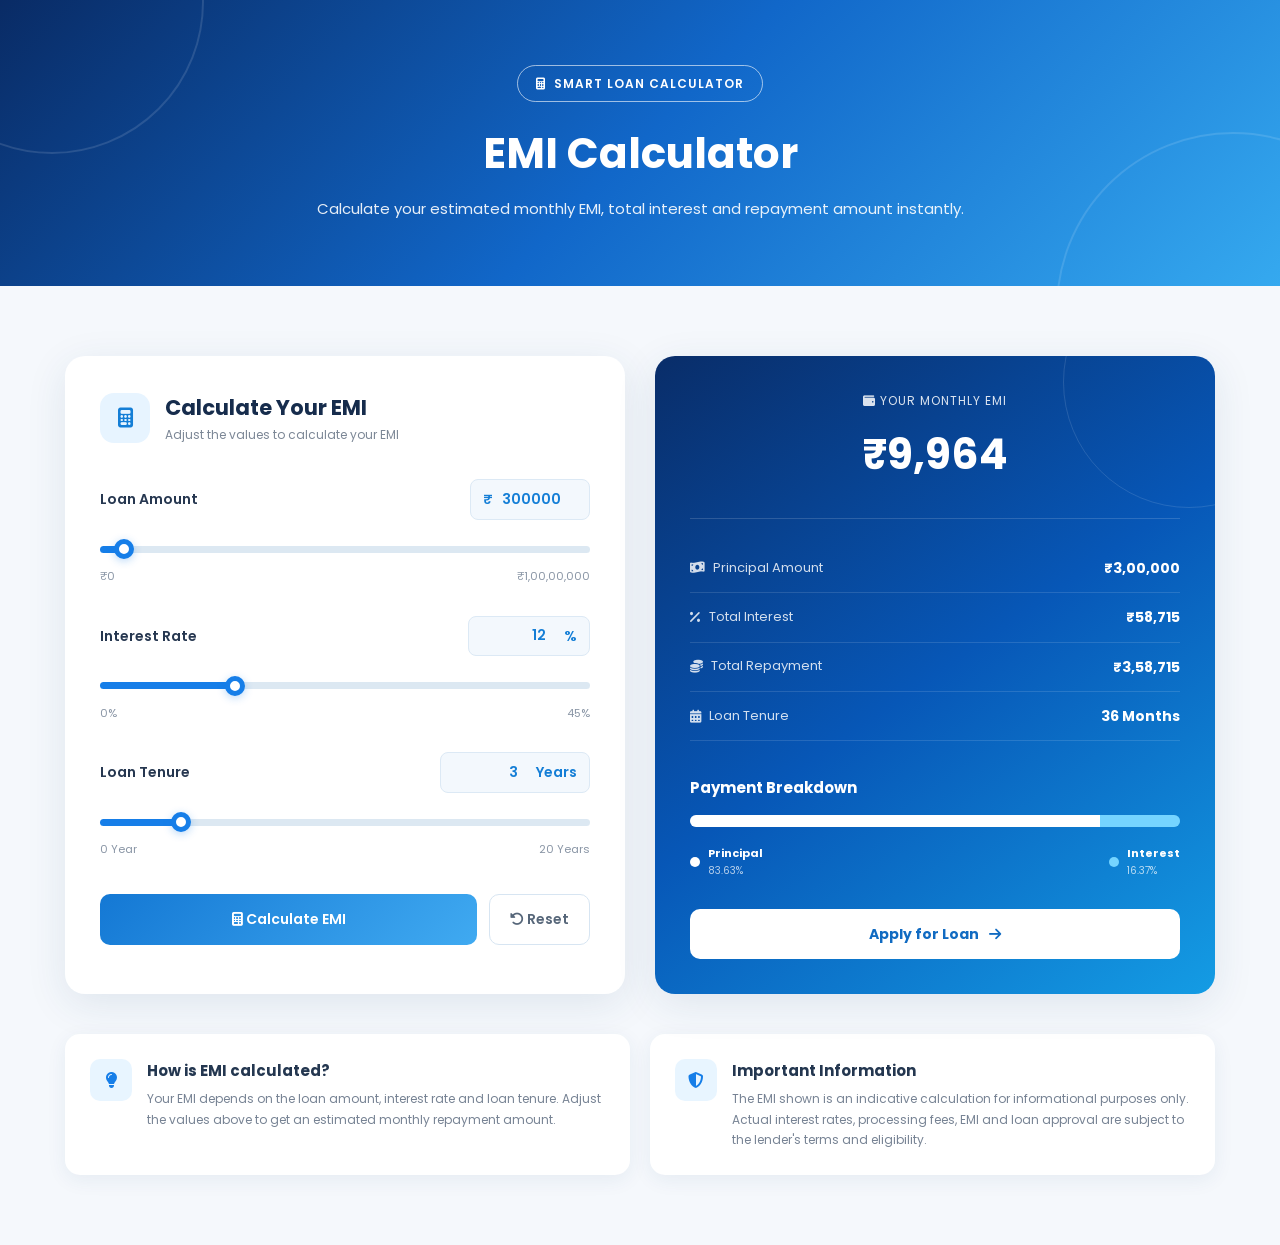
<file: EMI.html>
<!DOCTYPE html>
<html lang="en">

<head>

    <meta charset="UTF-8">

    <meta name="viewport" content="width=device-width, initial-scale=1.0">

    <title>EMI Calculator | TaponBytes Finance</title>

     <!-- Google Analytics -->
<script async src="https://www.googletagmanager.com/gtag/js?id=G-7WRV8HERHE"></script>
<script>
  window.dataLayer = window.dataLayer || [];
  function gtag(){dataLayer.push(arguments);}
  gtag('js', new Date());

  gtag('config', 'G-7WRV8HERHE');
</script>

    <!-- Google Font -->
    <link
        href="https://fonts.googleapis.com/css2?family=Poppins:wght@400;500;600;700&display=swap"
        rel="stylesheet">

    <!-- Font Awesome -->
    <link
        rel="stylesheet"
        href="https://cdnjs.cloudflare.com/ajax/libs/font-awesome/6.5.2/css/all.min.css">


    <style>

        /* =====================================================
           RESET
        ====================================================== */

        * {
            margin: 0;
            padding: 0;
            box-sizing: border-box;
        }

        html {
            scroll-behavior: smooth;
        }

        body {
            font-family: "Poppins", sans-serif;
            background: #f5f8fc;
            color: #172033;
            line-height: 1.6;
        }

        a {
            text-decoration: none;
        }

        button,
        input {
            font-family: inherit;
        }


        /* =====================================================
           HEADER
        ====================================================== */

        .header {
            width: 100%;
            background: #ffffff;
            box-shadow: 0 2px 15px rgba(0, 0, 0, 0.08);
            position: sticky;
            top: 0;
            z-index: 1000;
        }

        .navbar {
            max-width: 1400px;
            min-height: 90px;
            margin: auto;
            padding: 0 35px;

            display: flex;
            align-items: center;
            justify-content: space-between;
        }


        /* =====================================================
           LOGO
        ====================================================== */

        .logo {
            display: flex;
            flex-direction: column;
            line-height: 1;
        }

        .logo span {
            font-size: 26px;
            font-weight: 700;
            color: #263653;
            letter-spacing: 1px;
        }

        .logo small {
            margin-top: 7px;
            color: #3d9de8;
            font-size: 13px;
            font-weight: 600;
            letter-spacing: 4px;
        }


        /* =====================================================
           NAVIGATION
        ====================================================== */

        .nav-menu {
            display: flex;
            align-items: center;
            gap: 25px;
        }

        .nav-menu a {
            color: #3d3d3d;
            font-size: 14px;
            font-weight: 500;
            transition: 0.3s ease;
            white-space: nowrap;
        }

        .nav-menu a:hover,
        .nav-menu a.active {
            color: #167ee8;
        }


        /* =====================================================
           LOGIN BUTTON
        ====================================================== */

        .login-btn {
            background: linear-gradient(135deg, #2365c7, #4aa8f5);
            color: white !important;

            padding: 12px 20px;
            border-radius: 25px;

            display: flex;
            align-items: center;
            gap: 8px;

            box-shadow: 0 6px 18px rgba(35, 101, 199, 0.25);
        }


        /* =====================================================
           MOBILE MENU
        ====================================================== */

        .menu-toggle {
            display: none;

            border: none;
            background: transparent;

            font-size: 25px;
            color: #2365c7;

            cursor: pointer;
        }


        /* =====================================================
           PAGE HEADING
        ====================================================== */

        .page-heading {
            background: linear-gradient(
                135deg,
                #092b65,
                #1167c9,
                #35a9ef
            );

            padding: 65px 20px;
            text-align: center;

            position: relative;
            overflow: hidden;
        }

        .page-heading::before {
            content: "";

            position: absolute;

            width: 300px;
            height: 300px;

            border: 2px solid rgba(255, 255, 255, 0.12);
            border-radius: 50%;

            top: -150px;
            left: -100px;
        }

        .page-heading::after {
            content: "";

            position: absolute;

            width: 350px;
            height: 350px;

            border: 2px solid rgba(255, 255, 255, 0.12);
            border-radius: 50%;

            right: -130px;
            bottom: -200px;
        }

        .heading-content {
            position: relative;
            z-index: 2;
        }

        .small-heading {
            display: inline-flex;
            align-items: center;
            gap: 8px;

            padding: 8px 18px;

            border: 1px solid rgba(255, 255, 255, 0.6);
            border-radius: 25px;

            color: white;
            font-size: 12px;
            font-weight: 600;
            letter-spacing: 1px;
        }

        .page-heading h1 {
            color: white;
            font-size: 42px;
            margin-top: 18px;
            font-weight: 700;
        }

        .page-heading p {
            max-width: 650px;
            margin: 10px auto 0;

            color: rgba(255, 255, 255, 0.9);
            font-size: 15px;
        }


        /* =====================================================
           EMI SECTION
        ====================================================== */

        .emi-section {
            padding: 70px 20px;
        }

        .emi-container {
            max-width: 1150px;
            margin: auto;

            display: grid;
            grid-template-columns: 1fr 1fr;
            gap: 30px;
        }


        /* =====================================================
           CARDS
        ====================================================== */

        .calculator-card,
        .result-card {
            background: white;
            border-radius: 20px;
            padding: 35px;

            box-shadow: 0 10px 40px rgba(28, 66, 110, 0.10);
        }


        /* =====================================================
           CARD TITLE
        ====================================================== */

        .card-title {
            display: flex;
            align-items: center;
            gap: 15px;

            margin-bottom: 35px;
        }

        .title-icon {
            width: 50px;
            height: 50px;

            background: #e7f4ff;
            color: #147ed6;

            border-radius: 14px;

            display: flex;
            align-items: center;
            justify-content: center;

            font-size: 20px;
        }

        .card-title h2 {
            font-size: 21px;
            color: #162c4c;
        }

        .card-title p {
            color: #7c8796;
            font-size: 12px;
        }


        /* =====================================================
           INPUT GROUP
        ====================================================== */

        .input-group {
            margin-bottom: 30px;
        }

        .label-row {
            display: flex;
            align-items: center;
            justify-content: space-between;

            margin-bottom: 15px;
        }

        .label-row label {
            font-size: 14px;
            font-weight: 600;
            color: #263750;
        }

        .value-box {
            display: flex;
            align-items: center;
            gap: 3px;

            min-width: 120px;

            padding: 8px 12px;

            background: #f3f8fd;

            border: 1px solid #dce9f5;

            border-radius: 8px;

            color: #147ed6;
            font-size: 14px;
            font-weight: 600;
        }

        .value-box input {
            width: 80px;

            border: none;
            outline: none;

            background: transparent;

            color: #147ed6;

            font-size: 14px;
            font-weight: 600;

            text-align: right;
        }


        /* =====================================================
           SLIDER
        ====================================================== */

        .slider {
            width: 100%;
            height: 7px;

            appearance: none;
            -webkit-appearance: none;

            background: #dce8f2;

            border-radius: 10px;

            outline: none;

            cursor: pointer;
        }

        .slider::-webkit-slider-thumb {
            appearance: none;
            -webkit-appearance: none;

            width: 20px;
            height: 20px;

            background: #ffffff;

            border: 5px solid #167ee8;

            border-radius: 50%;

            cursor: pointer;

            box-shadow: 0 2px 8px rgba(22, 126, 232, 0.3);
        }

        .slider::-moz-range-thumb {
            width: 15px;
            height: 15px;

            background: white;

            border: 5px solid #167ee8;

            border-radius: 50%;

            cursor: pointer;
        }

        .range-values {
            display: flex;
            justify-content: space-between;

            margin-top: 8px;

            color: #8995a5;
            font-size: 11px;
        }


        /* =====================================================
           BUTTONS
        ====================================================== */

        .calculator-buttons {
            display: flex;
            gap: 12px;

            margin-top: 35px;
        }

        .calculate-btn {
            flex: 1;

            border: none;

            padding: 14px 20px;

            border-radius: 10px;

            background: linear-gradient(
                135deg,
                #1478d4,
                #40aaf1
            );

            color: white;

            font-size: 14px;
            font-weight: 600;

            cursor: pointer;

            transition: 0.3s;
        }

        .calculate-btn:hover {
            transform: translateY(-2px);

            box-shadow:
                0 8px 20px rgba(20, 120, 212, 0.25);
        }

        .reset-btn {
            padding: 14px 20px;

            border: 1px solid #d7e5f2;

            background: white;

            color: #566679;

            border-radius: 10px;

            font-size: 14px;
            font-weight: 600;

            cursor: pointer;
        }


        /* =====================================================
           RESULT CARD
        ====================================================== */

        .result-card {
            background: linear-gradient(
                145deg,
                #092d69,
                #0757b7,
                #149ce4
            );

            color: white;

            position: relative;
            overflow: hidden;
        }

        .result-card::before {
            content: "";

            position: absolute;

            width: 250px;
            height: 250px;

            border-radius: 50%;

            border: 1px solid rgba(255, 255, 255, 0.12);

            right: -100px;
            top: -100px;
        }

        .result-header {
            position: relative;
            z-index: 2;

            text-align: center;

            padding-bottom: 30px;

            border-bottom: 1px solid rgba(255, 255, 255, 0.15);
        }

        .result-header span {
            display: block;

            font-size: 12px;

            letter-spacing: 1px;

            color: rgba(255, 255, 255, 0.85);
        }

        .emi-amount {
            margin-top: 10px;

            font-size: 42px;

            font-weight: 700;
        }


        /* =====================================================
           RESULT DETAILS
        ====================================================== */

        .result-details {
            position: relative;
            z-index: 2;

            padding: 25px 0;
        }

        .result-item {
            display: flex;

            justify-content: space-between;
            align-items: center;

            padding: 13px 0;

            border-bottom: 1px solid rgba(255, 255, 255, 0.12);
        }

        .result-item span {
            color: rgba(255, 255, 255, 0.82);

            font-size: 13px;

            display: flex;
            align-items: center;
            gap: 8px;
        }

        .result-item strong {
            font-size: 14px;
            color: white;
        }


        /* =====================================================
           BREAKDOWN
        ====================================================== */

        .breakdown {
            position: relative;
            z-index: 2;

            margin-top: 10px;
        }

        .breakdown h3 {
            font-size: 15px;
            margin-bottom: 15px;
        }

        .breakdown-bar {
            width: 100%;
            height: 12px;

            background: rgba(255, 255, 255, 0.15);

            border-radius: 20px;

            overflow: hidden;

            display: flex;
        }

        .principal-bar {
            height: 100%;
            background: white;
        }

        .interest-bar {
            height: 100%;
            background: #75d4ff;
        }

        .breakdown-labels {
            display: flex;

            justify-content: space-between;

            margin-top: 18px;
        }

        .breakdown-labels > div {
            display: flex;
            align-items: center;
            gap: 8px;
        }

        .dot {
            width: 10px;
            height: 10px;

            border-radius: 50%;
        }

        .principal-dot {
            background: white;
        }

        .interest-dot {
            background: #75d4ff;
        }

        .breakdown-labels strong {
            display: block;
            font-size: 11px;
        }

        .breakdown-labels small {
            display: block;

            color: rgba(255, 255, 255, 0.7);

            font-size: 10px;
        }


        /* =====================================================
           APPLY BUTTON
        ====================================================== */

        .apply-btn {
            position: relative;
            z-index: 2;

            width: 100%;

            display: flex;

            align-items: center;
            justify-content: center;

            gap: 10px;

            margin-top: 30px;

            padding: 14px;

            background: white;

            color: #116bc2;

            border-radius: 10px;

            font-size: 14px;
            font-weight: 700;

            transition: 0.3s;
        }

        .apply-btn:hover {
            transform: translateY(-2px);
        }


        /* =====================================================
           INFORMATION
        ====================================================== */

        .emi-info {
            max-width: 1150px;

            margin: 40px auto 0;

            display: grid;

            grid-template-columns: 1fr 1fr;

            gap: 20px;
        }

        .info-card {
            display: flex;

            gap: 15px;

            background: white;

            padding: 25px;

            border-radius: 15px;

            box-shadow: 0 5px 20px rgba(28, 66, 110, 0.07);
        }

        .info-icon {
            min-width: 42px;
            height: 42px;

            display: flex;
            align-items: center;
            justify-content: center;

            background: #e8f5ff;

            color: #167ee8;

            border-radius: 10px;
        }

        .info-card h3 {
            font-size: 15px;

            color: #243750;

            margin-bottom: 6px;
        }

        .info-card p {
            font-size: 12px;

            color: #778394;

            line-height: 1.7;
        }


        /* =====================================================
           FOOTER
        ====================================================== */

        .footer {
            margin-top: 30px;

            background: #081d3d;

            color: white;

            text-align: center;
        }

        .footer-content {
            padding: 45px 20px;
        }

        .footer-logo {
            display: flex;

            flex-direction: column;

            line-height: 1;
        }

        .footer-logo span {
            font-size: 23px;

            font-weight: 700;

            letter-spacing: 1px;
        }

        .footer-logo small {
            margin-top: 7px;

            color: #4db5f7;

            font-size: 11px;

            letter-spacing: 4px;
        }

        .footer-content p {
            margin: 15px auto;

            max-width: 500px;

            color: #aebdd0;

            font-size: 12px;
        }

        .copyright {
            padding: 15px;

            border-top: 1px solid rgba(255, 255, 255, 0.08);

            color: #8292a8;

            font-size: 11px;
        }


        /* =====================================================
           TABLET
        ====================================================== */

        @media (max-width: 1100px) {

            .navbar {
                padding: 0 25px;
            }

            .nav-menu {
                gap: 15px;
            }

            .nav-menu a {
                font-size: 12px;
            }

            .emi-container {
                max-width: 900px;
            }

        }


        /* =====================================================
           TABLET / SMALL LAPTOP
        ====================================================== */

        @media (max-width: 850px) {

            .navbar {
                min-height: 75px;
            }

            .menu-toggle {
                display: block;
            }

            .nav-menu {

                position: absolute;

                top: 75px;
                left: 0;

                width: 100%;

                background: white;

                display: none;

                flex-direction: column;

                align-items: stretch;

                gap: 0;

                padding: 10px 20px 20px;

                box-shadow:
                    0 10px 20px rgba(0, 0, 0, 0.08);
            }

            .nav-menu.show {
                display: flex;
            }

            .nav-menu a {
                padding: 13px 10px;

                border-bottom: 1px solid #edf1f5;

                font-size: 14px;
            }

            .login-btn {
                justify-content: center;

                margin-top: 10px;
            }


            .page-heading {
                padding: 50px 20px;
            }

            .page-heading h1 {
                font-size: 36px;
            }


            .emi-section {
                padding: 50px 20px;
            }

            .emi-container {
                grid-template-columns: 1fr;

                max-width: 650px;
            }

            .emi-info {
                grid-template-columns: 1fr;

                max-width: 650px;
            }

        }


        /* =====================================================
           MOBILE
        ====================================================== */

        @media (max-width: 600px) {

            .navbar {
                padding: 0 18px;
            }

            .logo span {
                font-size: 21px;
            }

            .logo small {
                font-size: 10px;
                letter-spacing: 3px;
            }


            .page-heading {
                padding: 40px 15px;
            }

            .small-heading {
                font-size: 10px;
                padding: 7px 13px;
            }

            .page-heading h1 {
                font-size: 30px;
            }

            .page-heading p {
                font-size: 12px;
            }


            .emi-section {
                padding: 35px 15px;
            }


            .calculator-card,
            .result-card {
                padding: 25px 20px;

                border-radius: 16px;
            }


            .card-title {
                margin-bottom: 28px;
            }

            .title-icon {
                width: 44px;
                height: 44px;

                font-size: 17px;
            }

            .card-title h2 {
                font-size: 18px;
            }

            .card-title p {
                font-size: 10px;
            }


            .label-row {
                align-items: flex-start;

                gap: 10px;
            }

            .label-row label {
                font-size: 13px;
            }

            .value-box {
                min-width: 105px;

                padding: 7px 9px;

                font-size: 12px;
            }

            .value-box input {
                width: 65px;

                font-size: 12px;
            }


            .calculator-buttons {
                flex-direction: column;
            }

            .calculate-btn,
            .reset-btn {
                width: 100%;
            }


            .emi-amount {
                font-size: 35px;
            }

            .result-item span {
                font-size: 11px;
            }

            .result-item strong {
                font-size: 12px;
            }


            .info-card {
                padding: 20px;

                align-items: flex-start;
            }

            .info-card h3 {
                font-size: 14px;
            }

            .info-card p {
                font-size: 11px;
            }

        }


        /* =====================================================
           SMALL MOBILE
        ====================================================== */

        @media (max-width: 380px) {

            .logo span {
                font-size: 18px;
            }

            .page-heading h1 {
                font-size: 27px;
            }

            .calculator-card,
            .result-card {
                padding: 20px 16px;
            }

            .emi-amount {
                font-size: 31px;
            }

        }

    </style>

</head>


<body>


    <!-- =====================================================
         PAGE HEADING
    ====================================================== -->

    <section class="page-heading">

        <div class="heading-content">

            <span class="small-heading">

                <i class="fas fa-calculator"></i>

                SMART LOAN CALCULATOR

            </span>


            <h1>
                EMI Calculator
            </h1>


            <p>
                Calculate your estimated monthly EMI,
                total interest and repayment amount instantly.
            </p>

        </div>

    </section>


    <!-- =====================================================
         EMI SECTION
    ====================================================== -->

    <main class="emi-section">

        <div class="emi-container">


            <!-- =================================================
                 CALCULATOR CARD
            ================================================== -->

            <div class="calculator-card">


                <div class="card-title">

                    <div class="title-icon">

                        <i class="fas fa-calculator"></i>

                    </div>


                    <div>

                        <h2>
                            Calculate Your EMI
                        </h2>

                        <p>
                            Adjust the values to calculate your EMI
                        </p>

                    </div>

                </div>


                <!-- =================================================
                     LOAN AMOUNT
                ================================================== -->

                <div class="input-group">

                    <div class="label-row">

                        <label>
                            Loan Amount
                        </label>


                        <div class="value-box">

                            ₹

                            <input
                                type="number"
                                id="loanAmountInput"
                                value="300000"
                                min="0"
                                max="10000000"
                                step="1000">

                        </div>

                    </div>


                    <input
                        type="range"
                        id="loanAmount"
                        min="0"
                        max="10000000"
                        value="300000"
                        step="1000"
                        class="slider">


                    <div class="range-values">

                        <span>
                            ₹0
                        </span>

                        <span>
                            ₹1,00,00,000
                        </span>

                    </div>

                </div>


                <!-- =================================================
                     INTEREST RATE
                ================================================== -->

                <div class="input-group">

                    <div class="label-row">

                        <label>
                            Interest Rate
                        </label>


                        <div class="value-box">

                            <input
                                type="number"
                                id="interestInput"
                                value="12"
                                min="0"
                                max="45"
                                step="0.1">

                            %

                        </div>

                    </div>


                    <input
                        type="range"
                        id="interestRate"
                        min="0"
                        max="45"
                        value="12"
                        step="0.1"
                        class="slider">


                    <div class="range-values">

                        <span>
                            0%
                        </span>

                        <span>
                            45%
                        </span>

                    </div>

                </div>


                <!-- =================================================
                     LOAN TENURE
                ================================================== -->

                <div class="input-group">

                    <div class="label-row">

                        <label>
                            Loan Tenure
                        </label>


                        <div class="value-box">

                            <input
                                type="number"
                                id="tenureInput"
                                value="3"
                                min="0"
                                max="20"
                                step="1">

                            Years

                        </div>

                    </div>


                    <input
                        type="range"
                        id="tenure"
                        min="0"
                        max="20"
                        value="3"
                        step="1"
                        class="slider">


                    <div class="range-values">

                        <span>
                            0 Year
                        </span>

                        <span>
                            20 Years
                        </span>

                    </div>

                </div>


                <!-- =================================================
                     BUTTONS
                ================================================== -->

                <div class="calculator-buttons">

                    <button
                        type="button"
                        class="calculate-btn"
                        id="calculateBtn">

                        <i class="fas fa-calculator"></i>

                        Calculate EMI

                    </button>


                    <button
                        type="button"
                        class="reset-btn"
                        id="resetBtn">

                        <i class="fas fa-rotate-left"></i>

                        Reset

                    </button>

                </div>

            </div>


            <!-- =================================================
                 RESULT CARD
            ================================================== -->

            <div class="result-card">


                <div class="result-header">

                    <span>

                        <i class="fas fa-wallet"></i>

                        YOUR MONTHLY EMI

                    </span>


                    <div
                        class="emi-amount"
                        id="emiAmount">

                        ₹9,964

                    </div>

                </div>


                <!-- =================================================
                     RESULT DETAILS
                ================================================== -->

                <div class="result-details">


                    <div class="result-item">

                        <span>

                            <i class="fas fa-money-bill-wave"></i>

                            Principal Amount

                        </span>


                        <strong id="principalAmount">

                            ₹3,00,000

                        </strong>

                    </div>


                    <div class="result-item">

                        <span>

                            <i class="fas fa-percent"></i>

                            Total Interest

                        </span>


                        <strong id="totalInterest">

                            ₹58,715

                        </strong>

                    </div>


                    <div class="result-item">

                        <span>

                            <i class="fas fa-coins"></i>

                            Total Repayment

                        </span>


                        <strong id="totalPayment">

                            ₹3,58,715

                        </strong>

                    </div>


                    <div class="result-item">

                        <span>

                            <i class="fas fa-calendar-days"></i>

                            Loan Tenure

                        </span>


                        <strong id="totalMonths">

                            36 Months

                        </strong>

                    </div>

                </div>


                <!-- =================================================
                     BREAKDOWN
                ================================================== -->

                <div class="breakdown">

                    <h3>
                        Payment Breakdown
                    </h3>


                    <div class="breakdown-bar">

                        <div
                            class="principal-bar"
                            id="principalBar">
                        </div>


                        <div
                            class="interest-bar"
                            id="interestBar">
                        </div>

                    </div>


                    <div class="breakdown-labels">


                        <div>

                            <span
                                class="dot principal-dot">
                            </span>


                            <div>

                                <strong>
                                    Principal
                                </strong>

                                <small id="principalPercent">
                                    83.65%
                                </small>

                            </div>

                        </div>


                        <div>

                            <span
                                class="dot interest-dot">
                            </span>


                            <div>

                                <strong>
                                    Interest
                                </strong>

                                <small id="interestPercent">
                                    16.35%
                                </small>

                            </div>

                        </div>


                    </div>

                </div>


                <!-- =================================================
                     APPLY BUTTON
                ================================================== -->

                <a
                    href="apply.html"
                    class="apply-btn">

                    Apply for Loan

                    <i class="fas fa-arrow-right"></i>

                </a>

            </div>

        </div>


        <!-- =================================================
             INFORMATION
        ================================================== -->

        <div class="emi-info">


            <div class="info-card">

                <div class="info-icon">

                    <i class="fas fa-lightbulb"></i>

                </div>


                <div>

                    <h3>
                        How is EMI calculated?
                    </h3>


                    <p>

                        Your EMI depends on the loan amount,
                        interest rate and loan tenure. Adjust
                        the values above to get an estimated
                        monthly repayment amount.

                    </p>

                </div>

            </div>


            <div class="info-card">

                <div class="info-icon">

                    <i class="fas fa-shield-halved"></i>

                </div>


                <div>

                    <h3>
                        Important Information
                    </h3>


                    <p>

                        The EMI shown is an indicative calculation
                        for informational purposes only. Actual
                        interest rates, processing fees, EMI and
                        loan approval are subject to the lender's
                        terms and eligibility.

                    </p>

                </div>

            </div>

        </div>

    </main>


    <!-- =====================================================
         JAVASCRIPT
    ====================================================== -->

    <script>


        /* =====================================================
           GET ELEMENTS
        ====================================================== */

        const loanAmount =
            document.getElementById("loanAmount");

        const loanAmountInput =
            document.getElementById("loanAmountInput");


        const interestRate =
            document.getElementById("interestRate");

        const interestInput =
            document.getElementById("interestInput");


        const tenure =
            document.getElementById("tenure");

        const tenureInput =
            document.getElementById("tenureInput");


        const calculateBtn =
            document.getElementById("calculateBtn");

        const resetBtn =
            document.getElementById("resetBtn");


        const emiAmount =
            document.getElementById("emiAmount");

        const principalAmount =
            document.getElementById("principalAmount");

        const totalInterest =
            document.getElementById("totalInterest");

        const totalPayment =
            document.getElementById("totalPayment");

        const totalMonths =
            document.getElementById("totalMonths");


        const principalBar =
            document.getElementById("principalBar");

        const interestBar =
            document.getElementById("interestBar");


        const principalPercent =
            document.getElementById("principalPercent");

        const interestPercent =
            document.getElementById("interestPercent");


        /* =====================================================
           RUPEE FORMAT
        ====================================================== */

        function formatRupee(amount) {

            return new Intl.NumberFormat("en-IN", {

                style: "currency",

                currency: "INR",

                maximumFractionDigits: 0

            }).format(amount);

        }


        /* =====================================================
           UPDATE SLIDER
        ====================================================== */

        function updateSlider(slider) {

            const min =
                Number(slider.min);

            const max =
                Number(slider.max);

            const value =
                Number(slider.value);


            const percentage =
                ((value - min) / (max - min)) * 100;


            slider.style.background =

                `linear-gradient(
                    to right,
                    #167ee8 0%,
                    #167ee8 ${percentage}%,
                    #dce8f2 ${percentage}%,
                    #dce8f2 100%
                )`;

        }


        /* =====================================================
           CALCULATE EMI
        ====================================================== */

        function calculateEMI() {

            const principal =
                Number(loanAmount.value);

            const annualInterest =
                Number(interestRate.value);

            const years =
                Number(tenure.value);


            const monthlyRate =
                annualInterest / 12 / 100;

            const months =
                years * 12;


            /*
             * If loan amount or tenure is zero,
             * EMI cannot be calculated.
             */

            if (principal <= 0 || months <= 0) {

                emiAmount.textContent =
                    "₹0";

                principalAmount.textContent =
                    formatRupee(principal);

                totalInterest.textContent =
                    "₹0";

                totalPayment.textContent =
                    "₹0";

                totalMonths.textContent =
                    "0 Months";

                principalPercent.textContent =
                    "0%";

                interestPercent.textContent =
                    "0%";

                principalBar.style.width =
                    "0%";

                interestBar.style.width =
                    "0%";

                return;
            }


            let emi;


            if (monthlyRate === 0) {

                emi =
                    principal / months;

            } else {

                emi =

                    principal *
                    monthlyRate *
                    Math.pow(
                        1 + monthlyRate,
                        months
                    )
                    /
                    (
                        Math.pow(
                            1 + monthlyRate,
                            months
                        ) - 1
                    );

            }


            const totalRepayment =
                emi * months;


            const interest =
                totalRepayment - principal;


            const principalPercentage =
                (principal / totalRepayment) * 100;


            const interestPercentage =
                (interest / totalRepayment) * 100;


            /* =================================================
               DISPLAY RESULTS
            ================================================== */

            emiAmount.textContent =
                formatRupee(emi);


            principalAmount.textContent =
                formatRupee(principal);


            totalInterest.textContent =
                formatRupee(interest);


            totalPayment.textContent =
                formatRupee(totalRepayment);


            totalMonths.textContent =
                `${months} Months`;


            principalPercent.textContent =
                `${principalPercentage.toFixed(2)}%`;


            interestPercent.textContent =
                `${interestPercentage.toFixed(2)}%`;


            principalBar.style.width =
                `${principalPercentage}%`;


            interestBar.style.width =
                `${interestPercentage}%`;

        }


        /* =====================================================
           LOAN AMOUNT SLIDER
        ====================================================== */

        loanAmount.addEventListener(
            "input",
            function () {

                loanAmountInput.value =
                    loanAmount.value;

                updateSlider(loanAmount);

                calculateEMI();

            }
        );


        /* =====================================================
           LOAN AMOUNT INPUT
        ====================================================== */

        loanAmountInput.addEventListener(
            "input",
            function () {

                let value =
                    Number(loanAmountInput.value);


                if (isNaN(value)) {
                    return;
                }


                if (value < 0) {

                    value = 0;

                }


                if (value > 10000000) {

                    value = 10000000;

                }


                /*
                 * Round to nearest ₹1,000
                 */

                value =
                    Math.round(value / 1000) * 1000;


                loanAmountInput.value =
                    value;

                loanAmount.value =
                    value;


                updateSlider(loanAmount);

                calculateEMI();

            }
        );


        /* =====================================================
           INTEREST RATE SLIDER
        ====================================================== */

        interestRate.addEventListener(
            "input",
            function () {

                interestInput.value =
                    interestRate.value;

                updateSlider(interestRate);

                calculateEMI();

            }
        );


        /* =====================================================
           INTEREST RATE INPUT
        ====================================================== */

        interestInput.addEventListener(
            "input",
            function () {

                let value =
                    Number(interestInput.value);


                if (isNaN(value)) {
                    return;
                }


                if (value < 10) {

                    value = 10;

                }


                if (value > 30) {

                    value = 30;

                }


                interestInput.value =
                    value;

                interestRate.value =
                    value;


                updateSlider(interestRate);

                calculateEMI();

            }
        );


        /* =====================================================
           TENURE SLIDER
        ====================================================== */

        tenure.addEventListener(
            "input",
            function () {

                tenureInput.value =
                    tenure.value;

                updateSlider(tenure);

                calculateEMI();

            }
        );


        /* =====================================================
           TENURE INPUT
        ====================================================== */

        tenureInput.addEventListener(
            "input",
            function () {

                let value =
                    Number(tenureInput.value);


                if (isNaN(value)) {
                    return;
                }


                if (value < 0) {

                    value = 0;

                }


                if (value > 20) {

                    value = 20;

                }


                value =
                    Math.round(value);


                tenureInput.value =
                    value;

                tenure.value =
                    value;


                updateSlider(tenure);

                calculateEMI();

            }
        );


        /* =====================================================
           CALCULATE BUTTON
        ====================================================== */

        calculateBtn.addEventListener(
            "click",
            function () {

                calculateEMI();

            }
        );


        /* =====================================================
           RESET
        ====================================================== */

        resetBtn.addEventListener(
            "click",
            function () {


                /* Loan Amount */

                loanAmount.value =
                    300000;

                loanAmountInput.value =
                    300000;


                /* Interest Rate */

                interestRate.value =
                    12;

                interestInput.value =
                    12;


                /* Tenure */

                tenure.value =
                    3;

                tenureInput.value =
                    3;


                /* Update sliders */

                updateSlider(loanAmount);

                updateSlider(interestRate);

                updateSlider(tenure);


                /* Calculate */

                calculateEMI();

            }
        );


        /* =====================================================
           INITIAL LOAD
        ====================================================== */

        updateSlider(loanAmount);

        updateSlider(interestRate);

        updateSlider(tenure);

        calculateEMI();

    </script>


</body>

</html>
</file>
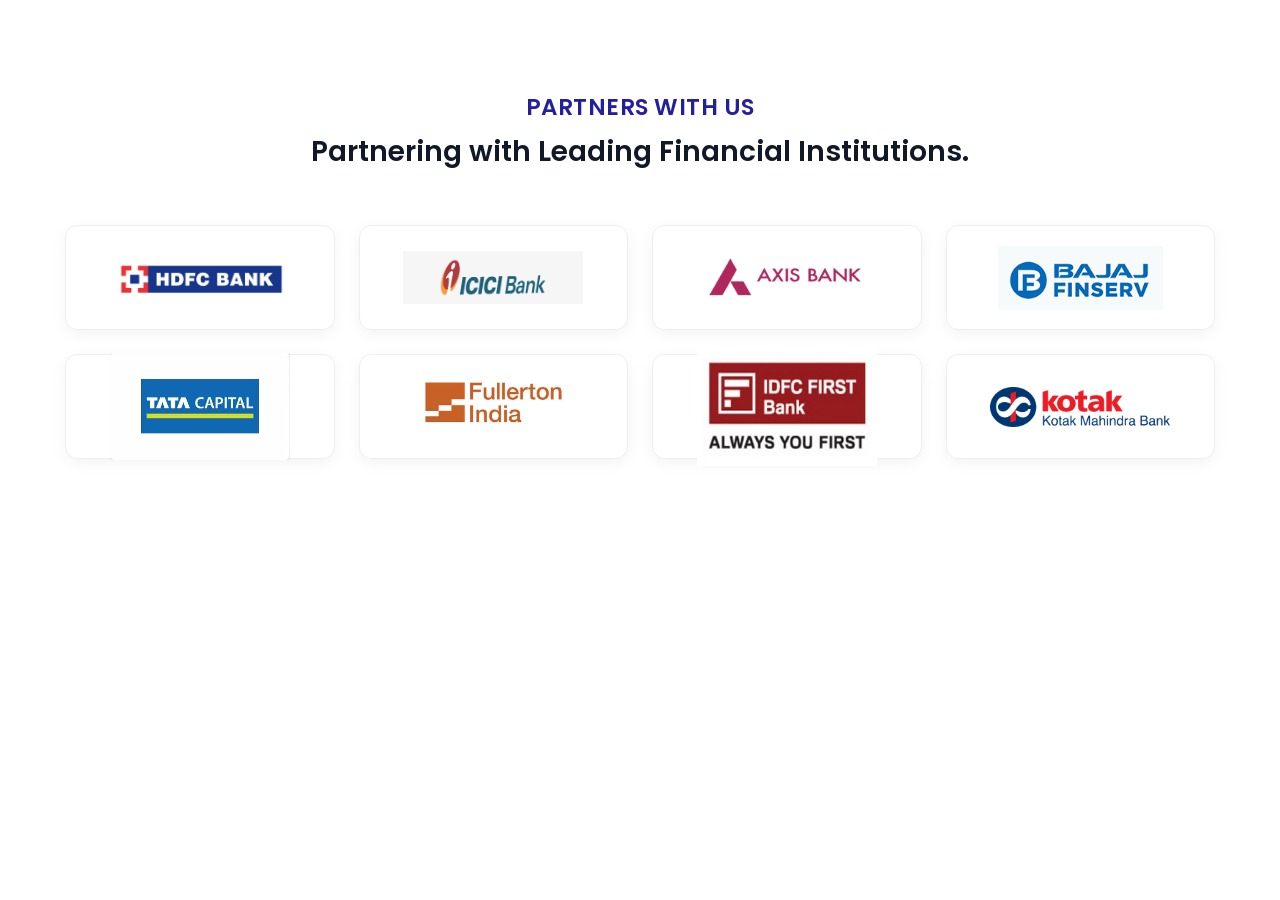
<file: partner.html>
<!DOCTYPE html>
<html lang="en">

<head>
    <meta charset="UTF-8">
    <meta name="viewport" content="width=device-width, initial-scale=1.0">

    <title>TaponBytes Finance - Our Partners</title>

     <!-- Google Analytics -->
<script async src="https://www.googletagmanager.com/gtag/js?id=G-7WRV8HERHE"></script>
<script>
  window.dataLayer = window.dataLayer || [];
  function gtag(){dataLayer.push(arguments);}
  gtag('js', new Date());

  gtag('config', 'G-7WRV8HERHE');
</script>

    <!-- Google Font -->
    <link
        href="https://fonts.googleapis.com/css2?family=Poppins:wght@400;500;600;700&display=swap"
        rel="stylesheet">

    <style>

        /* =====================================================
           RESET
        ===================================================== */

        * {
            margin: 0;
            padding: 0;
            box-sizing: border-box;
        }

        body {
            font-family: "Poppins", sans-serif;
            background: #ffffff;
            color: #111827;
        }


        /* =====================================================
           PARTNERS SECTION
        ===================================================== */

        .partners-section {
            width: 100%;
            min-height: 650px;

            padding: 90px 20px 100px;

            position: relative;
            overflow: hidden;

            /* YOUR BACKGROUND IMAGE */
            background-image:
               
                url("https://wallpapers.com/images/hd/white-abstract-hexagons-wshg1akmqzklnrmo.jpg");

            background-size: cover;
            background-position: center;
            background-repeat: no-repeat;
        }


        /* =====================================================
           CONTAINER
        ===================================================== */

        .partners-container {
            width: 100%;
            max-width: 1150px;
            margin: auto;
            text-align: center;
        }


        /* =====================================================
           SMALL HEADING
        ===================================================== */

        .partners-small-title {
            font-size: 23px;
            font-weight: 600;

            color: #241f9c;

            text-transform: uppercase;

            letter-spacing: 0.5px;

            margin-bottom: 10px;
        }


        /* =====================================================
           MAIN HEADING
        ===================================================== */

        .partners-title {
            font-size: 28px;
            font-weight: 600;

            line-height: 1.3;

            color: #111827;

            margin-bottom: 55px;
        }


        /* =====================================================
           PARTNER GRID
        ===================================================== */

        .partners-grid {
            width: 100%;

            display: grid;

            grid-template-columns: repeat(4, 1fr);

            gap: 24px;
        }


        /* =====================================================
           PARTNER CARD
        ===================================================== */

        .partner-card {
            height: 105px;

            background: rgba(255, 255, 255, 0.97);

            border: 1px solid #eeeeee;

            border-radius: 12px;

            display: flex;
            align-items: center;
            justify-content: center;

            padding: 18px 25px;

            box-shadow:
                0 4px 15px rgba(0, 0, 0, 0.05);

            transition: all 0.3s ease;
        }


        /* =====================================================
           CARD HOVER
        ===================================================== */

        .partner-card:hover {
            transform: translateY(-5px);

            box-shadow:
                0 10px 25px rgba(0, 0, 0, 0.10);
        }


        /* =====================================================
           PARTNER LOGO IMAGE
        ===================================================== */

        .partner-card img {
            width: 100%;
            max-width: 180px;

            height: 150px;

            object-fit: contain;

            display: block;
        }


        /* Different size for some logos */

        .partner-card img.bajaj-logo {
            max-width: 165px;
        }

        .partner-card img.fullerton-logo {
            max-width: 175px;
        }

        .partner-card img.kotak-logo {
            max-width: 180px;
        }


        /* =====================================================
           BUTTON
        ===================================================== */

        .partners-button-wrapper {
            width: 100%;

            margin-top: 40px;

            text-align: left;
        }


        .partners-button {
            display: inline-flex;

            align-items: center;
            justify-content: center;

            gap: 10px;

            padding: 13px 25px;

            background: #087ed8;

            color: #ffffff;

            text-decoration: none;

            border-radius: 6px;

            font-size: 15px;
            font-weight: 500;

            transition: all 0.3s ease;
        }


        .partners-button:hover {
            background: #0565ae;

            transform: translateY(-2px);
        }


        .partners-button-arrow {
            font-size: 21px;

            line-height: 1;
        }


        /* =====================================================
           TABLET
           768px - 1024px
        ===================================================== */

        @media (max-width: 1024px) {

            .partners-section {
                padding: 75px 30px 80px;
            }


            .partners-container {
                max-width: 850px;
            }


            .partners-title {
                font-size: 32px;

                margin-bottom: 45px;
            }


            .partners-grid {
                grid-template-columns: repeat(2, 1fr);

                gap: 20px;
            }


            .partner-card {
                height: 105px;
            }


            .partner-card img {
                max-width: 190px;

                height: 60px;
            }


            .partners-button-wrapper {
                margin-top: 35px;
            }
        }


        /* =====================================================
           MOBILE
           BELOW 767px
        ===================================================== */

        @media (max-width: 767px) {

            .partners-section {

                padding: 60px 18px 70px;

                background-image:
                    linear-gradient(
                        rgba(255, 255, 255, 0.95),
                        rgba(255, 255, 255, 0.95)
                    ),
                    url("finance-bg.jpg");

                background-size: cover;

                background-position: center;
            }


            .partners-small-title {
                font-size: 11px;

                margin-bottom: 9px;
            }


            .partners-title {
                font-size: 25px;

                line-height: 1.35;

                margin-bottom: 35px;
            }


            /* One card per row */

            .partners-grid {
                grid-template-columns: 1fr;

                gap: 15px;
            }


            .partner-card {

                height: 90px;

                border-radius: 10px;

                padding: 15px 25px;
            }


            .partner-card img {

                max-width: 180px;

                height: 55px;
            }


            .partners-button-wrapper {

                text-align: center;

                margin-top: 30px;
            }


            .partners-button {

                width: 100%;

                max-width: 240px;

                padding: 12px 20px;
            }
        }


        /* =====================================================
           SMALL MOBILE
        ===================================================== */

        @media (max-width: 400px) {

            .partners-section {
                padding: 50px 15px 60px;
            }


            .partners-title {
                font-size: 23px;
            }


            .partner-card {
                height: 85px;
            }


            .partner-card img {
                max-width: 165px;

                height: 50px;
            }
        }

    </style>

</head>


<body>


    <!-- =====================================================
         OUR PARTNERS
    ===================================================== -->

    <section class="partners-section">

        <div class="partners-container">


            <!-- Small Heading -->

            <div class="partners-small-title">
                 PARTNERS WITH US
            </div>


            <!-- Main Heading -->

            <h2 class="partners-title">
                Partnering with Leading Financial Institutions.
            </h2>


            <!-- =================================================
                 PARTNER LOGOS
            ================================================= -->

            <div class="partners-grid">


                <!-- HDFC BANK -->

                <div class="partner-card">

                    <img
                        src="image/hdfc-logo.jpg"
                        alt="HDFC Bank">

                </div>


                <!-- ICICI BANK -->

                <div class="partner-card">

                    <img
                        src="image/icic-logo.png"
                        alt="ICICI Bank">

                </div>


                <!-- AXIS BANK -->

                <div class="partner-card">

                    <img
                        src="image/axis-logo (2).png"
                        alt="Axis Bank">

                </div>


                <!-- BAJAJ FINSERV -->

                <div class="partner-card">

                    <img
                        class="bajaj-logo"
                        src="image/bajaj -logo (2).png"
                        alt="Bajaj Finserv">

                </div>


                <!-- TATA CAPITAL -->

                <div class="partner-card">

                    <img
                        src="image/tata-logo.webp"
                        alt="Tata Capital">

                </div>


                <!-- FULLERTON INDIA -->

                <div class="partner-card">

                    <img
                        class="fullerton-logo"
                        src="image/fullerton-logo.webp"
                        alt="Fullerton India">

                </div>


                <!-- IDFC FIRST BANK -->

                <div class="partner-card">

                    <img
                        src="image/idfc-logo (2).jpg"
                        alt="IDFC First Bank">

                </div>


                <!-- KOTAK MAHINDRA BANK -->

                <div class="partner-card">

                    <img
                        class="kotak-logo"
                        src="image/kotak-logo.png"
                        alt="Kotak Mahindra Bank">

                </div>


            </div>


        


        </div>

    </section>


</body>

</html>
</file>
<file: style.css>
/* =========================================================
   RESET AND BASE STYLES
========================================================= */

html,
body {
  margin: 0;
  padding: 0;
  overflow-x: hidden;
}

* {
  box-sizing: border-box;
  font-family: 'Segoe UI', sans-serif;
}

body {
  background: #f9f9f9;
}


/* =========================================================
   HEADER
========================================================= */

header {
  background-color: #ffffff;
  padding-left: 10px;
  padding-top: 10px;
  padding-right: 10px;
  box-shadow: 0 2px 8px rgba(0, 0, 0, 0.05);
  position: sticky;
  top: 0;
  z-index: 999;
}


/* =========================================================
   NAVBAR
========================================================= */

.nav-bar {
  display: flex;
  justify-content: space-between;
  align-items: center;
  flex-wrap: wrap;
}


/* =========================================================
   LOGO
========================================================= */

.logo {
  display: flex;
  align-items: center;
  gap: 10px;
}

.logo-image {
  width: 85px;
  height: 80px;
  object-fit: contain;
}

.logo-text {
  display: flex;
  flex-direction: column;
  align-items: flex-start;
}


/* TaponBytes */

.brand-name {
  display: flex;
  align-items: baseline;
  font-family: 'Montserrat', sans-serif;
  font-size: 27px;
  font-weight: 700;
  font-style: italic;
  line-height: 1;
  letter-spacing: 0.3px;
  white-space: nowrap;
}


/* Tapon */

.brand-name .tapon {
  color: #1768B3;
}


/* Bytes */

.brand-name .bytes {
  color: #1675C9;
}


/* Finance */

.brand-subtitle {
  margin-top: 5px;
  font-family: 'Montserrat', sans-serif;
  font-size: 15px;
  font-weight: 600;
  font-style: normal;
  line-height: 1;
  letter-spacing: 3.2px;
  color: #297DC2;
  text-transform: uppercase;
}


/* =========================================================
   HAMBURGER
========================================================= */

.hamburger {
  display: none;
  font-size: 28px;
  cursor: pointer;
  color: #333333;
}


/* =========================================================
   DESKTOP NAVIGATION
========================================================= */

.navbar-links {
  display: flex;
  align-items: center;
  gap: 25px;
}

.a-element {
  text-decoration: none;
  color: #333333;
  font-weight: bold;
  transition: color 0.3s ease;
}

.a-element:hover {
  color: rgb(41, 125, 194);
}


/* Login Button */

.a-element:last-child {
  background-color: rgb(41, 125, 194);
  color: #ffffff;
  padding: 8px 16px;
  border-radius: 30px;
  font-weight: bold;
  text-align: center;
}

.a-element:last-child:hover {
  background-color: #5b33ec;
}


/* =========================================================
   TABLET NAVBAR
   769px - 1024px
========================================================= */

@media screen and (min-width: 769px) and (max-width: 1024px) {

  header {
    padding-left: 15px;
    padding-right: 15px;
  }

  .nav-bar {
    flex-wrap: nowrap;
  }

  .logo {
    gap: 8px;
  }

  .logo-image {
    width: 100px;
    height: 90px;
  }

  .brand-name {
    font-size: 23px;
    letter-spacing: 0.2px;
  }

  .brand-subtitle {
    margin-top: 4px;
    font-size: 13px;
    letter-spacing: 2.7px;
  }

  .navbar-links {
    gap: 15px;
  }

  .a-element {
    font-size: 14px;
  }

  .a-element:last-child {
    padding: 7px 12px;
  }
}


/* =========================================================
   MOBILE NAVBAR
   Up to 768px
========================================================= */

@media screen and (max-width: 768px) {

  header {
    padding-left: 10px;
    padding-right: 10px;
  }

  .nav-bar {
    min-height: 65px;
    flex-wrap: nowrap;
  }

  .logo {
    gap: 6px;
    margin-right: auto;
  }

  .logo-image {
    width: 70px;
    height: 70px;
  }

  .brand-name {
    font-size: 20px;
    line-height: 1;
    letter-spacing: 0.1px;
  }

  .brand-subtitle {
    margin-top: 4px;
    font-size: 15px;
    letter-spacing: 2.2px;
  }

  .hamburger {
    display: block;
    margin-left: 15px;
    padding-right: 5px;
    font-size: 26px;
    cursor: pointer;
  }

  .navbar-links {
    display: none;
    flex-direction: column;
    position: absolute;
    top: 70px;
    right: 10px;

    background-color: #ffffff;

    width: 200px;
    padding: 20px;

    box-shadow: -2px 4px 8px rgba(0, 0, 0, 0.15);

    border-radius: 8px;
    z-index: 999;
    gap: 5px;
  }

  .navbar-links.show {
    display: flex;
  }

  .a-element {
    width: 100%;
    padding: 10px 0;
    text-align: center;
  }

  .a-element:last-child {
    width: 100%;
    text-align: center;
  }
}


/* =========================================================
   SMALL MOBILE NAVBAR
   Up to 400px
========================================================= */

@media screen and (max-width: 400px) {

  .logo {
    gap: 5px;
  }

  .logo-image {
    width: 50px;
    height: 50px;
  }

  .brand-name {
    font-size: 18px;
    letter-spacing: 0;
  }

  .brand-subtitle {
    margin-top: 3px;
    font-size: 10px;
    letter-spacing: 1.8px;
  }

  .hamburger {
    font-size: 24px;
  }

  .navbar-links {
    width: 180px;
  }
}


/* =========================================================
   HOME / HERO SECTION
========================================================= */

.home-section {
  width: 100%;
  min-height: 450px;
  background-color: #021230;
  position: relative;
  overflow: hidden;
}

.home-container {
  width: 100%;
  max-width: 1536px;
  min-height: 450px;
  margin: 0 auto;
  display: flex;
  align-items: center;
  position: relative;
}


/* =========================================================
   LEFT CONTENT
========================================================= */

.home-content {
  width: 50%;
  padding-left: 7.4%;
  position: relative;
  z-index: 5;
}


/* =========================================================
   SMALL BADGE
========================================================= */

.home-heading {
  display: inline-block;

  border: 1px solid #0877ff;
  border-radius: 20px;

  padding: 5px 16px;

  color: #0877ff;

  font-family: 'Poppins', sans-serif;
  font-size: 13px;
  font-weight: 600;

  letter-spacing: 1px;

  margin-bottom: 10px;
}


/* =========================================================
   MAIN HEADING
========================================================= */

.home-content h1 {
  margin: 0;

  color: #ffffff;

  font-family: 'Poppins', sans-serif;

  font-size: 54px;
  line-height: 1.08;

  font-weight: 700;

  letter-spacing: -1px;
}

.home-content h1 span {
  display: block;
  color: #0878ff;
  font-weight: 700;
}


/* =========================================================
   DESCRIPTION
========================================================= */

.home-content p {
  margin-top: 18px;
  margin-bottom: 22px;

  color: #ffffff;

  font-family: 'Poppins', sans-serif;

  font-size: 16px;
  line-height: 1.8;

  font-weight: 400;
}


/* =========================================================
   HOME BUTTONS
========================================================= */

.home-buttons {
  display: flex;
  align-items: center;
  gap: 25px;
}


/* Apply Button */

.apply-btn {
  min-width: 205px;
  height: 50px;

  padding: 0 12px 0 22px;

  display: flex;
  align-items: center;
  justify-content: space-between;

  background: #0878ff;
  color: #ffffff;

  border: 1px solid #0878ff;
  border-radius: 5px;

  text-decoration: none;

  font-family: 'Poppins', sans-serif;
  font-size: 16px;
  font-weight: 600;

  transition: 0.3s ease;
}

.apply-btn:hover {
  background: #0066df;
}


/* =========================================================
   ARROW CIRCLE
========================================================= */

.arrow-circle {
  width: 30px;
  height: 30px;

  border-radius: 50%;

  background: #ffffff;

  display: flex;
  align-items: center;
  justify-content: center;

  color: #0878ff;

  font-size: 13px;
}


/* =========================================================
   HOME IMAGE
   DESKTOP + TABLET
========================================================= */

.home-image {
  width: 52%;
  height: 450px;
  position: absolute;
  right: 0;
  top: 0;

  display: flex;
  align-items: center;
  justify-content: flex-end;
}

.hero-image {
  width: 100%;
  height: 100%;
  object-fit: cover;
  object-position: center;
  display: block;
}


/* =========================================================
   HOME TABLET
   769px - 1024px
========================================================= */

@media screen and (min-width: 769px) and (max-width: 1024px) {

  .home-section {
    min-height: 420px;
  }

  .home-container {
    min-height: 420px;
  }

  .home-content {
    width: 56%;
    padding-left: 5%;
    z-index: 10;
  }

  .home-heading {
    font-size: 11px;
    padding: 4px 12px;
    margin-bottom: 8px;
  }

  .home-content h1 {
    font-size: 40px;
    line-height: 1.1;
  }

  .home-content p {
    font-size: 14px;
    line-height: 1.6;

    margin-top: 15px;
    margin-bottom: 20px;
  }

  .home-buttons {
    gap: 12px;
  }

  .apply-btn {
    min-width: 170px;
    height: 45px;
    font-size: 13px;
    padding-left: 15px;
  }

  .arrow-circle,
  .calculator-circle {
    width: 26px;
    height: 26px;

    font-size: 11px;
  }
}


/* =========================================================
   HOME MOBILE
   0px - 768px

   IMPORTANT:
   HERO IMAGE IS HIDDEN ON MOBILE
========================================================= */

@media screen and (max-width: 768px) {

  .home-section {
    min-height: auto;
    background: #061d4f;
    background-size: cover;
  }

  /* REMOVE HAND / HERO IMAGE ON MOBILE */
  .home-image {
    display: none;
  }

  .home-container {
    min-height: auto;

    display: flex;
    flex-direction: column;

    align-items: stretch;
  }

  .home-content {
    width: 100%;

    padding: 45px 25px 30px;

    text-align: center;

    z-index: 10;
  }

  .home-heading {
    font-size: 10px;

    padding: 4px 12px;

    margin-bottom: 12px;
  }

  .home-content h1 {
    font-size: 34px;

    line-height: 1.15;

    letter-spacing: -0.5px;
  }

  .home-content h1 span {
    margin-top: 2px;
  }

  .home-content p {
    font-size: 14px;

    line-height: 1.7;

    margin-top: 15px;
    margin-bottom: 25px;
  }

  .home-content p br {
    display: none;
  }

  .home-buttons {
    width: 100%;

    display: flex;

    flex-direction: column;

    align-items: center;

    gap: 12px;
  }

  .apply-btn {
    width: 230px;

    min-width: 230px;

    height: 48px;

    font-size: 14px;
  }
}


/* =========================================================
   HOME SMALL MOBILE
========================================================= */

@media screen and (max-width: 400px) {

  .home-content {
    padding: 35px 18px 25px;
  }

  .home-content h1 {
    font-size: 29px;
  }

  .home-content p {
    font-size: 13px;
  }

  .apply-btn {
    width: 215px;
    min-width: 215px;
  }
}


/* =========================================================
   GLOBAL RESET FOR MAIN CONTENT
========================================================= */

* {
  margin: 0;
  padding: 0;
  box-sizing: border-box;
}

body {
  font-family: "Poppins", sans-serif;
  color: #07183d;
  background: #ffffff;
}

a {
  text-decoration: none;
}

button {
  font-family: inherit;
}


/* =========================================================
   TOP FEATURES
========================================================= */

.top-area {
  min-height: 120px;

  padding: 20px 6%;

  background:
    linear-gradient(
      90deg,
      #071d4c 0%,
      #09265b 45%,
      #031743 100%
    );
}

.feature-container {
  max-width: 1360px;
  min-height: 100px;

  margin: 0 auto;

  background: #ffffff;

  border: 1px solid #e4e8ee;
  border-radius: 8px;

  display: grid;

  grid-template-columns: repeat(4, 1fr);

  box-shadow: 0 2px 8px rgba(0, 0, 0, 0.06);
}

.feature-item {
  display: flex;
  align-items: center;

  padding: 15px 35px;

  position: relative;
}

.feature-item:not(:last-child)::after {
  content: "";

  position: absolute;

  right: 0;
  top: 20px;
  bottom: 20px;

  width: 1px;

  background: #e2e2e2;
}

.feature-icon {
  width: 53px;
  height: 53px;

  min-width: 53px;

  border-radius: 50%;

  background: #0966d8;

  display: flex;
  align-items: center;
  justify-content: center;

  color: white;

  font-size: 23px;

  margin-right: 18px;

  box-shadow:
    inset 0 0 0 1px rgba(255,255,255,.2);
}

.feature-text h4 {
  font-size: 14px;
  font-weight: 700;

  color: #07183d;

  margin-bottom: 4px;
}

.feature-text p {
  font-size: 12px;

  line-height: 1.55;

  color: #273348;
}


/* =========================================================
   MIDDLE SECTION
========================================================= */

.middle-section {
  background: #ffffff;

  padding: 18px 6% 22px;
}

.middle-container {
  max-width: 1360px;

  margin: 0 auto;

  display: grid;

  grid-template-columns:
    minmax(0, 1fr)
    minmax(0, 1.04fr);

  gap: 32px;
}


/* =========================================================
   SECTION TITLE
========================================================= */

.section-title {
  margin-bottom: 9px;
}

.section-title h3 {
  font-size: 12px;

  font-weight: 700;

  color: #07183d;

  margin-bottom: 5px;
}

.section-title span {
  display: block;

  width: 28px;
  height: 3px;

  background: #146bd9;

  border-radius: 5px;
}


/* =========================================================
   PARTNERS
========================================================= */

.partners-grid {
  display: grid;

  grid-template-columns: repeat(4, 1fr);

  gap: 7px;
}

.partner-card {
  height: 62px;

  border: 1px solid #e4e8ed;

  border-radius: 7px;

  background: #ffffff;

  display: flex;
  align-items: center;
  justify-content: center;

  text-align: center;

  box-shadow: 0 1px 4px rgba(0,0,0,.03);

  font-size: 19px;
}

.partner-card strong {
  font-weight: 700;
}

.partner-card small {
  display: block;

  font-size: 12px;
}

.partner-card img {
  max-width: 85%;
  max-height: 160px;

  object-fit: contain;
}


/* =========================================================
   LOANS
========================================================= */

.loans-grid {
  display: grid;

  grid-template-columns: repeat(3, 1fr);

  gap: 7px;
}

.loan-card {
  min-height: 62px;

  border: 1px solid #e4e8ed;

  border-radius: 7px;

  padding: 8px 12px;

  display: flex;
  align-items: center;

  background: #ffffff;

  box-shadow: 0 1px 4px rgba(0,0,0,.03);
}

.loan-icon {
  width: 58px;

  min-width: 28px;

  font-size: 28px;

  color: #0871d9;

  margin-right: 12px;

  text-align: center;
}

.loan-card h4 {
  font-size: 11px;

  font-weight: 700;

  color: #07183d;

  margin-bottom: 2px;
}

.loan-card p {
  font-size: 10.5px;

  line-height: 1.45;

  color: #33405a;
}


/* =========================================================
   COUNTER SECTION
========================================================= */
/* =========================================================
   COUNTER SECTION
   ========================================================= */

   .stats-section {
    width: 100%;
    min-height: 300px;

    background: #101014;
    background-image: url("https://static.vecteezy.com/system/resources/previews/011/641/938/non_2x/blue-abstract-background-design-blue-corporate-background-use-for-business-corporate-institution-poster-template-party-festive-seminar-illustration-free-vector.jpg");
    display: flex;
    align-items: center;
    justify-content: center;

    gap: 55px;

    padding: 70px 60px;

    box-sizing: border-box;

    overflow: hidden;
}


/* =========================================================
   INDIVIDUAL COUNTER CARD
   ========================================================= */

.stat-box {
    width: 200px;
    height: 200px;

    background: #20232b;
background-image: url("");
    border-radius: 7px;

    border: 1px solid #292d36;

    display: flex;
    flex-direction: column;
    align-items: center;
    justify-content: center;

    position: relative;

    box-sizing: border-box;

    padding: 20px 10px;

    box-shadow:
        0 8px 20px rgba(0, 0, 0, 0.25);

    transition:
        transform 0.3s ease,
        box-shadow 0.3s ease;
}


/* =========================================================
   GREEN BOTTOM BORDER
   ========================================================= */

.stat-box::after {
    content: "";

    position: absolute;

    left: 0;
    bottom: 0;

    width: 100%;
    height: 11px;

    background: #d4d8dd;

    border-radius:
        0 0 7px 7px;
}


/* =========================================================
   HOVER EFFECT
   ========================================================= */

.stat-box:hover {
    transform: translateY(-8px);

    box-shadow:
        0 15px 30px rgba(0, 0, 0, 0.4);
}


/* =========================================================
   ICON
   ========================================================= */

.stat-icon {
    color: #dde0e6;

    font-size: 42px;

    line-height: 1;

    margin-bottom: 18px;

    display: flex;
    align-items: center;
    justify-content: center;
}


/* =========================================================
   NUMBER
   ========================================================= */

.stat-number {
    color: #ffffff;

    font-family: "Poppins", sans-serif;

    font-size: 48px;

    font-weight: 700;

    line-height: 1;

    margin-bottom: 12px;

    white-space: nowrap;

    text-align: center;
}


/* =========================================================
   LABEL
   ========================================================= */

.stat-label {
    color: #eeeeee;

    font-family: "Poppins", sans-serif;

    font-size: 16px;

    font-weight: 400;

    line-height: 1.3;

    text-align: center;

    white-space: nowrap;
}


/* =========================================================
   DESKTOP — ALL 5 IN ONE ROW
   ========================================================= */

@media (min-width: 1100px) {

    .stats-section {
        flex-wrap: nowrap;
    }

    .stat-box {
        flex: 0 0 200px;
    }
}


/* =========================================================
   LAPTOP
   ========================================================= */

@media (max-width: 1100px) {

    .stats-section {
        gap: 25px;
        padding: 60px 25px;
    }

    .stat-box {
        width: 180px;
        height: 190px;
    }

    .stat-number {
        font-size: 42px;
    }

    .stat-icon {
        font-size: 36px;
    }

    .stat-label {
        font-size: 14px;
    }
}


/* =========================================================
   TABLET
   ========================================================= */

@media (max-width: 900px) {

    .stats-section {
        flex-wrap: wrap;
        gap: 25px;
    }

    .stat-box {
        width: 200px;
        height: 200px;
    }
}


/* =========================================================
   MOBILE
   ========================================================= */

@media (max-width: 500px) {

    .stats-section {
        flex-direction: column;

        gap: 25px;

        padding: 50px 20px;
    }

    .stat-box {
        width: 100%;
        max-width: 280px;

        height: 200px;
    }

    .stat-number {
        font-size: 44px;
    }

    .stat-icon {
        font-size: 38px;
    }

    .stat-label {
        font-size: 15px;
    }
}


/* =========================================================
   WHY CHOOSE SECTION
========================================================= */

.why-section {
  background: #eef7ff;

  padding: 35px 6% 20px;
}

.why-container {
  max-width: 1360px;

  margin: 0 auto;
}

.why-heading {
  text-align: center;

  margin-bottom: 25px;
}

.why-heading h2 {
  font-size: 25px;

  font-weight: 700;

  color: #06183d;

  margin: 0 0 8px;
}

.why-heading p {
  font-size: 14px;

  color: #263650;

  margin: 0;
}


/* =========================================================
   BENEFITS
========================================================= */

.benefits-grid {
  display: grid;

  grid-template-columns: repeat(6, 1fr);

  gap: 11px;
}

.benefit-card {
  min-height: 95px;

  background: #ffffff;

  border: 1px solid #e3eaf2;

  border-radius: 8px;

  display: flex;

  align-items: flex-start;

  padding: 12px 11px;

  box-shadow:
    0 2px 7px rgba(31, 82, 130, .04);
}

.benefit-icon {
  width: 42px;
  height: 42px;

  min-width: 42px;

  border-radius: 50%;

  background: #eef7ff;

  border: 1px solid #dceeff;

  color: #0a6bd6;

  display: flex;
  align-items: center;
  justify-content: center;

  font-size: 25px;

  margin-right: 10px;
}

.benefit-card h4 {
  font-size: 16px;

  font-weight: 700;

  color: #07183d;

  margin: 2px 0 5px;
}

.benefit-card p {
  font-size: 12px;

  line-height: 1.5;

  color: #344158;
}


/* =========================================================
   LARGE TABLET
   1024px - 1200px
========================================================= */

@media (max-width: 1200px) {

  .top-area,
  .middle-section,
  .why-section {
    padding-left: 3%;
    padding-right: 3%;
  }

  .why-section {
    padding-top: 35px;
  }

  .feature-item {
    padding: 15px 20px;
  }

  .feature-icon {
    width: 48px;
    height: 48px;

    min-width: 48px;

    font-size: 20px;

    margin-right: 12px;
  }

  .feature-text h4 {
    font-size: 12px;
  }

  .feature-text p {
    font-size: 10px;
  }

  .middle-container {
    gap: 18px;
  }

  .benefit-card {
    padding: 10px 8px;
  }

  .benefit-icon {
    width: 35px;
    height: 35px;

    min-width: 35px;

    font-size: 15px;

    margin-right: 7px;
  }
}


/* =========================================================
   TABLET
   768px - 1023px
========================================================= */

@media (max-width: 1023px) {

  .top-area {
    padding: 15px 2%;
  }

  .feature-container {
    grid-template-columns: repeat(2, 1fr);

    min-height: auto;
  }

  .feature-item {
    min-height: 82px;

    padding: 12px 20px;
  }

  .feature-item:nth-child(2)::after {
    display: none;
  }

  .feature-item:nth-child(3)::after {
    display: block;
  }

  .middle-section {
    padding: 20px 3%;
  }

  .middle-container {
    grid-template-columns: 1fr;

    gap: 25px;
  }

  .partners-grid {
    grid-template-columns: repeat(4, 1fr);
  }

  .loans-grid {
    grid-template-columns: repeat(3, 1fr);
  }

  .benefits-grid {
    grid-template-columns: repeat(3, 1fr);

    gap: 10px;
  }

  .benefit-card {
    min-height: 90px;
  }

  .why-section {
    padding: 35px 3% 20px;
  }

  .why-heading h2 {
    font-size: 19px;
  }
}


/* =========================================================
   MOBILE
   767px AND BELOW
========================================================= */

@media (max-width: 767px) {

  /* =====================================================
     TOP FEATURES
  ===================================================== */

  .top-area {
    padding: 10px 12px;
  }

  .feature-container {
    grid-template-columns: 1fr;

    border-radius: 8px;
  }

  .feature-item {
    min-height: 72px;

    padding: 10px 16px;
  }

  .feature-item:not(:last-child)::after {
    left: 16px;
    right: 16px;

    top: auto;
    bottom: 0;

    width: auto;
    height: 1px;
  }

  .feature-icon {
    width: 43px;
    height: 43px;

    min-width: 43px;

    font-size: 18px;

    margin-right: 13px;
  }

  .feature-text h4 {
    font-size: 12px;
  }

  .feature-text p {
    font-size: 10px;

    line-height: 1.45;
  }


  /* =====================================================
     MIDDLE
  ===================================================== */

  .middle-section {
    padding: 18px 12px;
  }

  .middle-container {
    display: block;
  }

  .partners-section {
    margin-bottom: 25px;
  }

  .section-title h3 {
    font-size: 11px;
  }


  /* =====================================================
     PARTNERS
  ===================================================== */

  .partners-grid {
    grid-template-columns: repeat(2, 1fr);

    gap: 7px;
  }

  .partner-card {
    height: 58px;

    font-size: 12px;
  }

  .partner-card img {
    max-width: 65%;
    max-height: 70px;
  }

  .partners-button {
    height: 31px;

    font-size: 10px;
  }


  /* =====================================================
     LOANS
  ===================================================== */

  .loans-grid {
    grid-template-columns: repeat(2, 1fr);

    gap: 7px;
  }

  .loan-card {
    min-height: 70px;

    padding: 8px;
  }

  .loan-icon {
    width: 25px;

    min-width: 25px;

    font-size: 18px;

    margin-right: 7px;
  }

  .loan-card h4 {
    font-size: 16px;
  }

  .loan-card p {
    font-size: 12px;
  }


  /* =====================================================
     WHY CHOOSE
  ===================================================== */

  .why-section {
    padding: 30px 12px 20px;
  }

  .why-heading {
    margin-bottom: 16px;
  }

  .why-heading h2 {
    font-size: 20px;

    line-height: 1.4;

    margin: 0 0 6px;
  }

  .why-heading p {
    font-size: 15px;

    line-height: 1.5;

    margin: 0;
  }


  /* =====================================================
     BENEFITS
  ===================================================== */

  .benefits-grid {
    grid-template-columns: 1fr 1fr;

    gap: 8px;
  }

  .benefit-card {
    min-height: 112px;

    padding: 9px;
  }

  .benefit-icon {
    width: 40px;
    height: 35px;

    min-width: 35px;

    font-size: 14px;

    margin-right: 7px;
  }

  .benefit-card h4 {
    font-size: 15px;

    margin-bottom: 4px;
  }

  .benefit-card p {
    font-size: 12px;

    line-height: 1.45;
  }
}


/* =========================================================
   SMALL MOBILE
   400px AND BELOW
========================================================= */

@media (max-width: 400px) {

  .partners-grid {
    grid-template-columns: 1fr 1fr;
  }

  .loans-grid {
    grid-template-columns: 1fr;
  }

  .benefits-grid {
    grid-template-columns: 1fr;
  }

  .benefit-card {
    min-height: 80px;
  }

  .benefit-card h4 {
    font-size: 10px;

    margin-bottom: 4px;
  }

  .benefit-card p {
    font-size: 8px;

    line-height: 1.45;
  }


  /* Small mobile WHY spacing */

  .why-section {
    padding: 25px 12px 20px;
  }

  .why-heading h2 {
    font-size: 18px;

    line-height: 1.4;

    margin-bottom: 6px;
  }

  .why-heading p {
    font-size: 10px;
  }
}


/* =========================================================
   READY TO START
========================================================= */

.Ready-to-start {
  text-align: center;

  margin: 0;

  padding: 30px 30px;

  background-color: #84858d;

  background-size: 100%;

  background-image:
    url("https://images.freecreatives.com/wp-content/uploads/2016/04/Website-Backgrounds-For-Desktop.jpg");
}

.Ready-to-start h2 {
  font-size: 28px;

  color: #fefeff;
}

.Ready-to-start p {
  font-size: 18px;

  color: #f8f7fa;
}

.Ready-to-start .btn {
  display: inline-block;

  padding: 10px 10px;

  border: 2px solid #5b33ec;

  border-radius: 16px;

  margin: 10px;

  font-weight: bold;

  text-decoration: none;
}

.Ready-button .primary {
  background-color: white;

  color: #5b33ec;
}


/* =========================================================
   READY SECTION MOBILE
========================================================= */

@media (max-width: 768px) {

  .Ready-to-start {
    text-align: center;

    margin: 0;

    padding: 30px 30px;

    background-color: #3086e7;
  }

  .Ready-to-start h2 {
    font-size: 35px;
  }

  .Ready-to-start p {
    font-size: 18px;
  }

  .Ready-to-start .btn {
    display: inline-block;

    padding: 10px 10px;

    border: 2px solid #3086e7;

    border-radius: 16px;

    margin: 10px;

    font-weight: bold;

    text-decoration: none;
  }

  .Ready-button .primary {
    background-color: white;

    color: #3086e7;
  }
}


/* =========================================================
   FOOTER
========================================================= */

.Footer-container {
  background-color: #333;

  padding-bottom: 4rem;
}

.Footer {
  width: 100%;

  height: 40vh;

  color: #f8f9ff;

  display: flex;

  flex-wrap: nowrap;

  padding-right: 100px;
  padding-left: 30px;
  padding-top: 20px;
}

.Footer-heading {
  display: flex;

  flex-direction: column;

  padding-top: 20px;
}

ul {
  list-style-type: none;

  margin-bottom: 10px;
}

.Footer-1 span {
  color: #3086e7;
}

.subscribe-btn {
  background-color: #3086e7;

  color: white;

  border: none;

  padding: 8px 16px;

  border-radius: 4px;

  cursor: pointer;

  font-weight: bold;

  transition: background-color 0.3s ease;
}

.subscribe-btn:hover {
  background-color: #3086e7;
}

.Footer-1 p {
  width: 80%;
}

.para {
  font-size: 12px;
}

.btnsecondary {
  color: white;

  border: 2px solid #3086e7;

  background-color: #3086e7;

  border-radius: 10px;

  padding: 3px 3px;
}


/* =========================================================
   FOOTER QUICK LINKS
========================================================= */

.Footer-2 {
  font-size: 16px;

  width: 30%;
}

.Footer-2 h3 {
  color: #3086e7;
}

.Footer-2 ul li {
  margin-bottom: 5px;
}

.Footer-2 ul li a {
  color: #fff;

  text-decoration: none;
}


/* =========================================================
   FOOTER SERVICES
========================================================= */

.Footer-3 {
  font-size: 14px;

  padding-left: 120px;

  width: 70%;
}

.Footer-3 ul li {
  margin-bottom: 5px;
}

.Footer-3 h3 {
  color: #3086e7;

  font-size: 20px;
}


/* =========================================================
   FOOTER CONTACT
========================================================= */

.Footer-4 {
  padding-left: 30px;
}

.Footer-4 ul li {
  margin-bottom: 5px;
}

.Footer-4 h3 {
  color: #3086e7;
}


/* =========================================================
   FOOTER BOTTOM
========================================================= */

.Footer-bottom {
  height: 15%;

  text-align: center;

  font-size: 15px;
}


/* =========================================================
   FOOTER MOBILE
========================================================= */

@media (max-width: 768px) {

  .Footer {
    height: 30%;

    flex-direction: column;
  }

  .Footer-1 {
    width: 150%;
  }

  .Footer-2 {
    width: 120%;
  }

  .Footer-3 {
    width: 120%;

    padding-left: 3px;
  }

  .Footer-4 {
    padding-left: 3px;

    width: 140%;
  }

  .Footer-bottom {
    height: 15%;

    text-align: center;

    font-size: 10px;
  }
}
</file>
